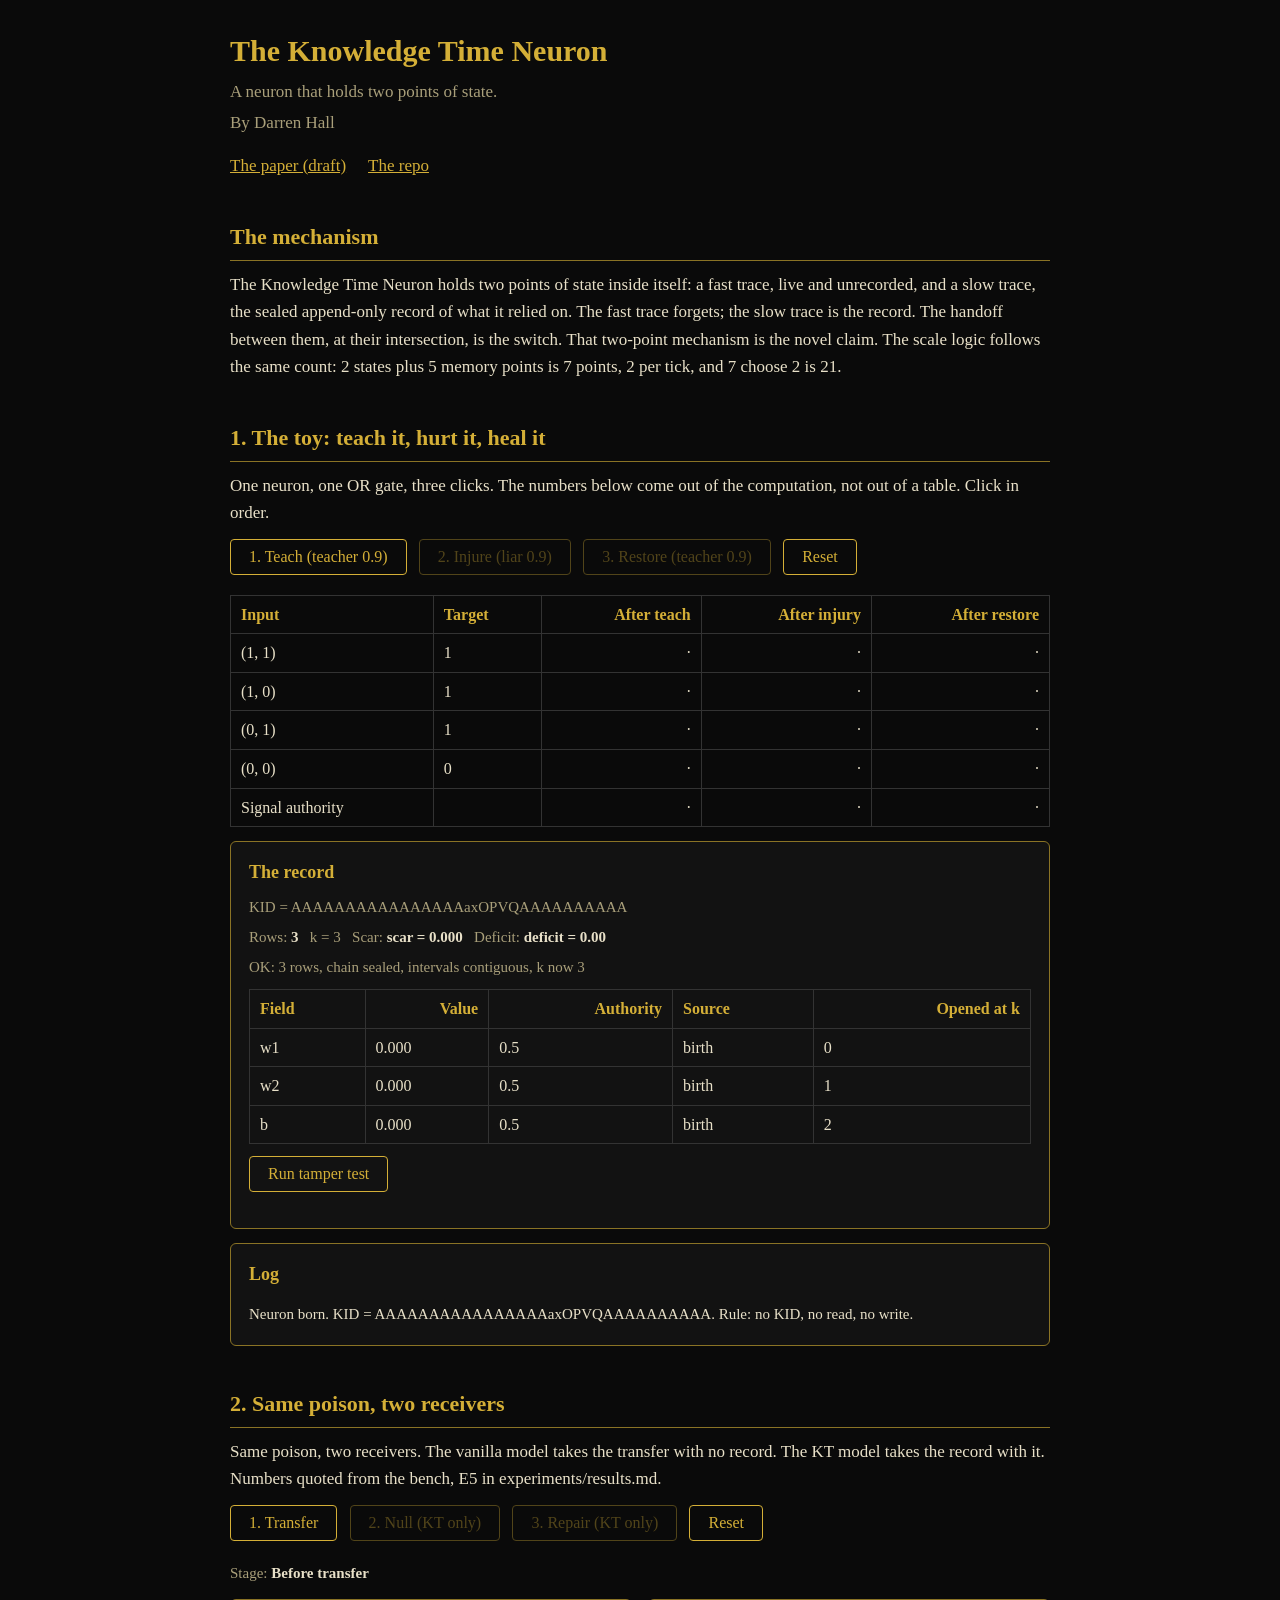
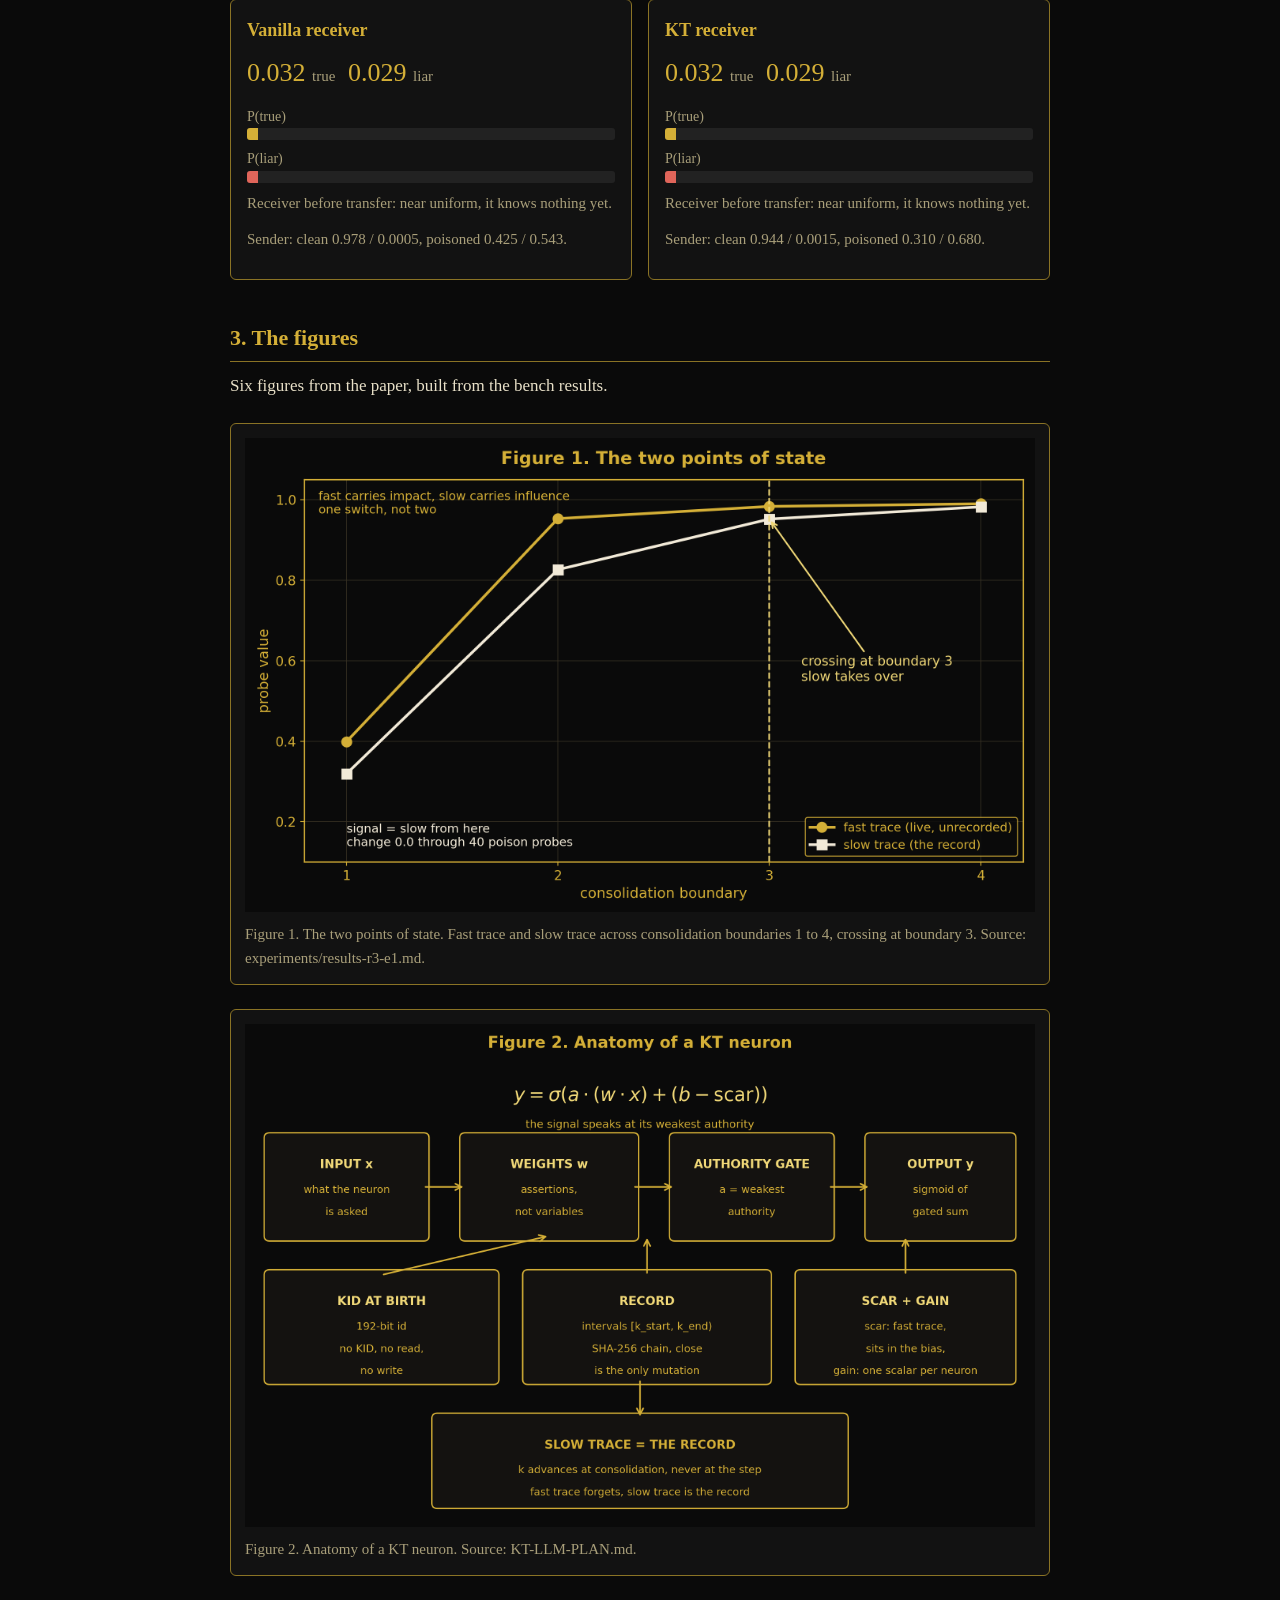
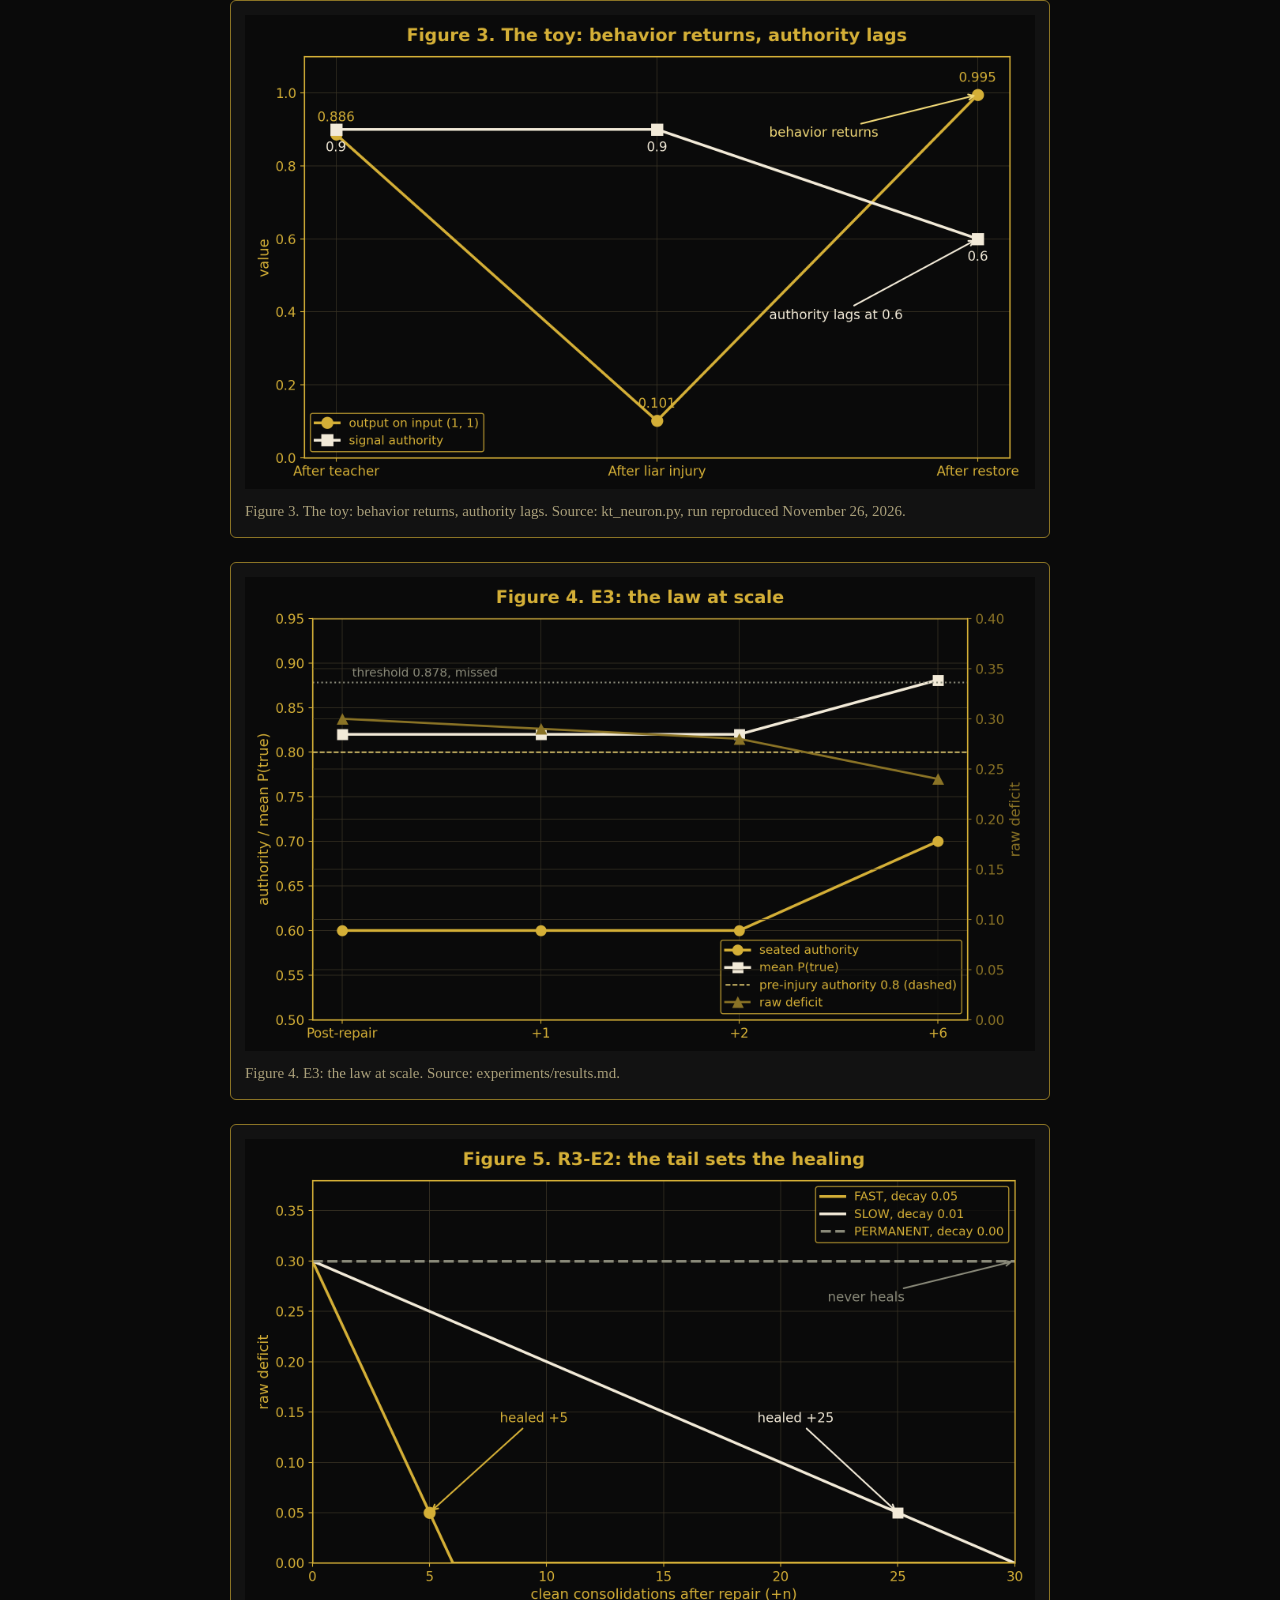
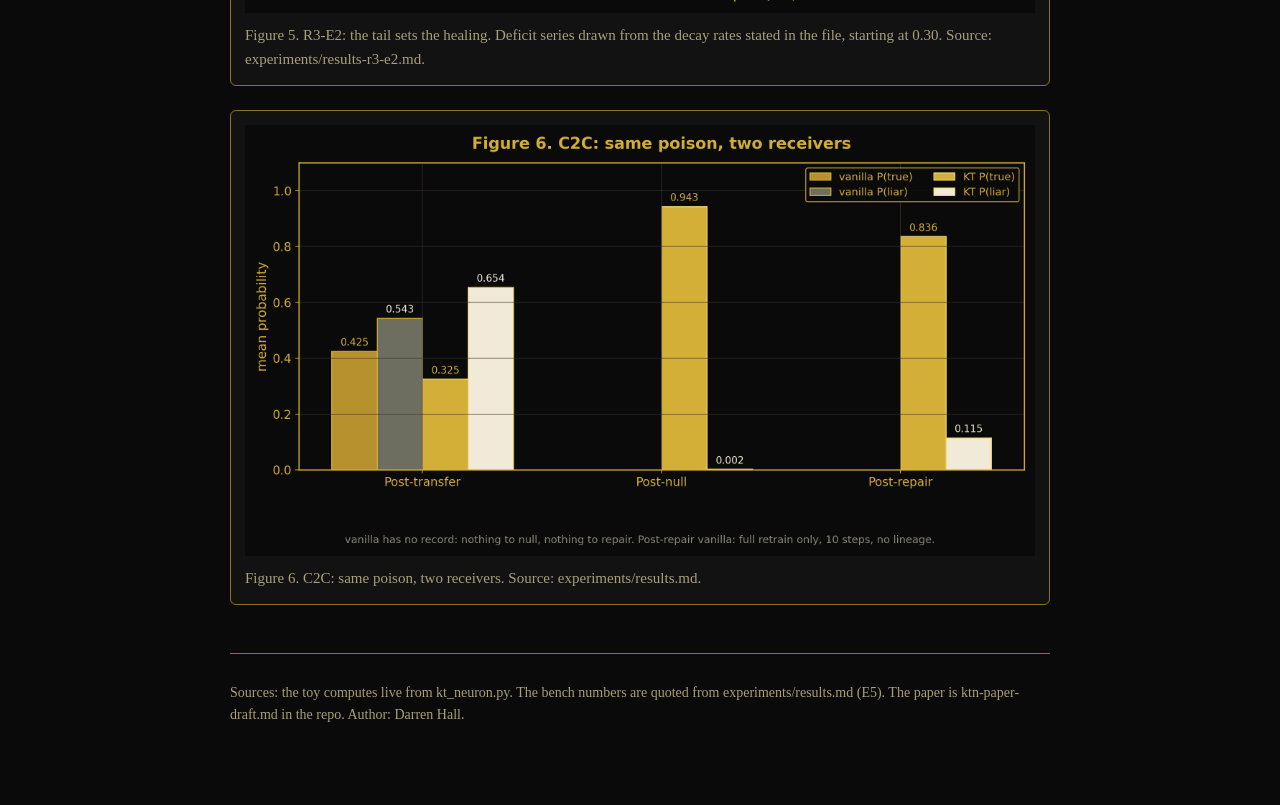
<file: docs/index.html>
<!DOCTYPE html>
<html lang="en">
<head>
<meta charset="utf-8">
<meta name="viewport" content="width=device-width, initial-scale=1">
<title>The Multi-State Neuron: The Knowledge Time Neuron</title>
<link rel="icon" type="image/png" href="volshi-favicon.png">
<link rel="stylesheet" href="style.css">
<script src="app.js" defer></script>
</head>
<body>
<main>

<header>
  <h1>The Knowledge Time Neuron</h1>
  <p class="sub">A neuron that holds two points of state.</p>
  <p class="author">By Darren Hall</p>
  <p class="links">
    <a href="https://github.com/iamvolshi/KT-neuron/blob/main/ktn-paper-draft.md">The paper (draft)</a>
    <a href="https://github.com/iamvolshi/KT-neuron">The repo</a>
  </p>
</header>

<section id="mechanism">
  <h2>The mechanism</h2>
  <p>The Knowledge Time Neuron holds two points of state inside itself: a fast trace, live and unrecorded, and a slow trace, the sealed append-only record of what it relied on. The fast trace forgets; the slow trace is the record. The handoff between them, at their intersection, is the switch. That two-point mechanism is the novel claim. The scale logic follows the same count: 2 states plus 5 memory points is 7 points, 2 per tick, and 7 choose 2 is 21.</p>
</section>

<section id="toy">
  <h2>1. The toy: teach it, hurt it, heal it</h2>
  <p>One neuron, one OR gate, three clicks. The numbers below come out of the computation, not out of a table. Click in order.</p>

  <div class="controls">
    <button id="btnTeach" type="button">1. Teach (teacher 0.9)</button>
    <button id="btnInjure" type="button">2. Injure (liar 0.9)</button>
    <button id="btnRestore" type="button">3. Restore (teacher 0.9)</button>
    <button id="btnResetToy" type="button">Reset</button>
  </div>

  <table>
    <thead>
      <tr><th>Input</th><th>Target</th><th class="num">After teach</th><th class="num">After injury</th><th class="num">After restore</th></tr>
    </thead>
    <tbody>
      <tr><td>(1, 1)</td><td>1</td><td class="num" id="probe-0-teach">·</td><td class="num" id="probe-0-injury">·</td><td class="num" id="probe-0-restore">·</td></tr>
      <tr><td>(1, 0)</td><td>1</td><td class="num" id="probe-1-teach">·</td><td class="num" id="probe-1-injury">·</td><td class="num" id="probe-1-restore">·</td></tr>
      <tr><td>(0, 1)</td><td>1</td><td class="num" id="probe-2-teach">·</td><td class="num" id="probe-2-injury">·</td><td class="num" id="probe-2-restore">·</td></tr>
      <tr><td>(0, 0)</td><td>0</td><td class="num" id="probe-3-teach">·</td><td class="num" id="probe-3-injury">·</td><td class="num" id="probe-3-restore">·</td></tr>
      <tr><td>Signal authority</td><td></td><td class="num" id="auth-teach">·</td><td class="num" id="auth-injury">·</td><td class="num" id="auth-restore">·</td></tr>
    </tbody>
  </table>

  <p class="note" id="gateNote"></p>

  <div class="panel">
    <h3>The record</h3>
    <p class="statline" id="kidLine">KID = </p>
    <p class="statline">Rows: <b id="recRows">3</b> &nbsp; <span id="recK">k = 3</span> &nbsp; Scar: <b id="recScar">0.000</b> &nbsp; Deficit: <b id="recDeficit">0.00</b></p>
    <p class="statline" id="recVerify"></p>
    <table>
      <thead>
        <tr><th>Field</th><th class="num">Value</th><th class="num">Authority</th><th>Source</th><th class="num">Opened at k</th></tr>
      </thead>
      <tbody id="standingBody"></tbody>
    </table>
    <div class="controls">
      <button id="btnTamper" type="button">Run tamper test</button>
    </div>
    <p class="note" id="tamperResult"></p>
  </div>

  <div class="panel">
    <h3>Log</h3>
    <ul class="log" id="toyLog"></ul>
  </div>
</section>

<section id="sidebyside">
  <h2>2. Same poison, two receivers</h2>
  <p>Same poison, two receivers. The vanilla model takes the transfer with no record. The KT model takes the record with it. Numbers quoted from the bench, E5 in experiments/results.md.</p>

  <div class="controls">
    <button id="btnTransfer" type="button">1. Transfer</button>
    <button id="btnNull" type="button">2. Null (KT only)</button>
    <button id="btnRepair" type="button">3. Repair (KT only)</button>
    <button id="btnResetSb" type="button">Reset</button>
  </div>
  <p class="statline">Stage: <b id="sbStage">Before transfer</b></p>

  <div class="cards">
    <div class="card">
      <h3>Vanilla receiver</h3>
      <p><span class="big"><span id="vTrue">0.032</span> <small>true</small></span> &nbsp; <span class="big"><span id="vLiar">0.029</span> <small>liar</small></span></p>
      <div class="bar-row"><div class="lbl">P(true)</div><div class="bar"><div class="bar-fill" id="vTrueBar"></div></div></div>
      <div class="bar-row"><div class="lbl">P(liar)</div><div class="bar"><div class="bar-fill liar" id="vLiarBar"></div></div></div>
      <p class="note" id="vNote">Receiver before transfer: near uniform, it knows nothing yet.</p>
      <p class="note">Sender: clean 0.978 / 0.0005, poisoned 0.425 / 0.543.</p>
    </div>
    <div class="card">
      <h3>KT receiver</h3>
      <p><span class="big"><span id="kTrue">0.032</span> <small>true</small></span> &nbsp; <span class="big"><span id="kLiar">0.029</span> <small>liar</small></span></p>
      <div class="bar-row"><div class="lbl">P(true)</div><div class="bar"><div class="bar-fill" id="kTrueBar"></div></div></div>
      <div class="bar-row"><div class="lbl">P(liar)</div><div class="bar"><div class="bar-fill liar" id="kLiarBar"></div></div></div>
      <p class="note" id="kNote">Receiver before transfer: near uniform, it knows nothing yet.</p>
      <p class="note">Sender: clean 0.944 / 0.0015, poisoned 0.310 / 0.680.</p>
    </div>
  </div>
</section>

<section id="figures">
  <h2>3. The figures</h2>
  <p>Six figures from the paper, built from the bench results.</p>

  <figure>
    <img src="figures/fig1-two-traces.png" alt="Figure 1. The two points of state.">
    <figcaption>Figure 1. The two points of state. Fast trace and slow trace across consolidation boundaries 1 to 4, crossing at boundary 3. Source: experiments/results-r3-e1.md.</figcaption>
  </figure>

  <figure>
    <img src="figures/fig2-anatomy.png" alt="Figure 2. Anatomy of a KT neuron.">
    <figcaption>Figure 2. Anatomy of a KT neuron. Source: KT-LLM-PLAN.md.</figcaption>
  </figure>

  <figure>
    <img src="figures/fig3-toy.png" alt="Figure 3. The toy: behavior returns, authority lags.">
    <figcaption>Figure 3. The toy: behavior returns, authority lags. Source: kt_neuron.py, run reproduced November 26, 2026.</figcaption>
  </figure>

  <figure>
    <img src="figures/fig4-authority-lag.png" alt="Figure 4. E3: the law at scale.">
    <figcaption>Figure 4. E3: the law at scale. Source: experiments/results.md.</figcaption>
  </figure>

  <figure>
    <img src="figures/fig5-tails.png" alt="Figure 5. R3-E2: the tail sets the healing.">
    <figcaption>Figure 5. R3-E2: the tail sets the healing. Deficit series drawn from the decay rates stated in the file, starting at 0.30. Source: experiments/results-r3-e2.md.</figcaption>
  </figure>

  <figure>
    <img src="figures/fig6-c2c.png" alt="Figure 6. C2C: same poison, two receivers.">
    <figcaption>Figure 6. C2C: same poison, two receivers. Source: experiments/results.md.</figcaption>
  </figure>
</section>

<footer>
  <p>Sources: the toy computes live from kt_neuron.py. The bench numbers are quoted from experiments/results.md (E5). The paper is ktn-paper-draft.md in the repo. Author: Darren Hall.</p>
</footer>

</main>
</body>
</html>
</file>
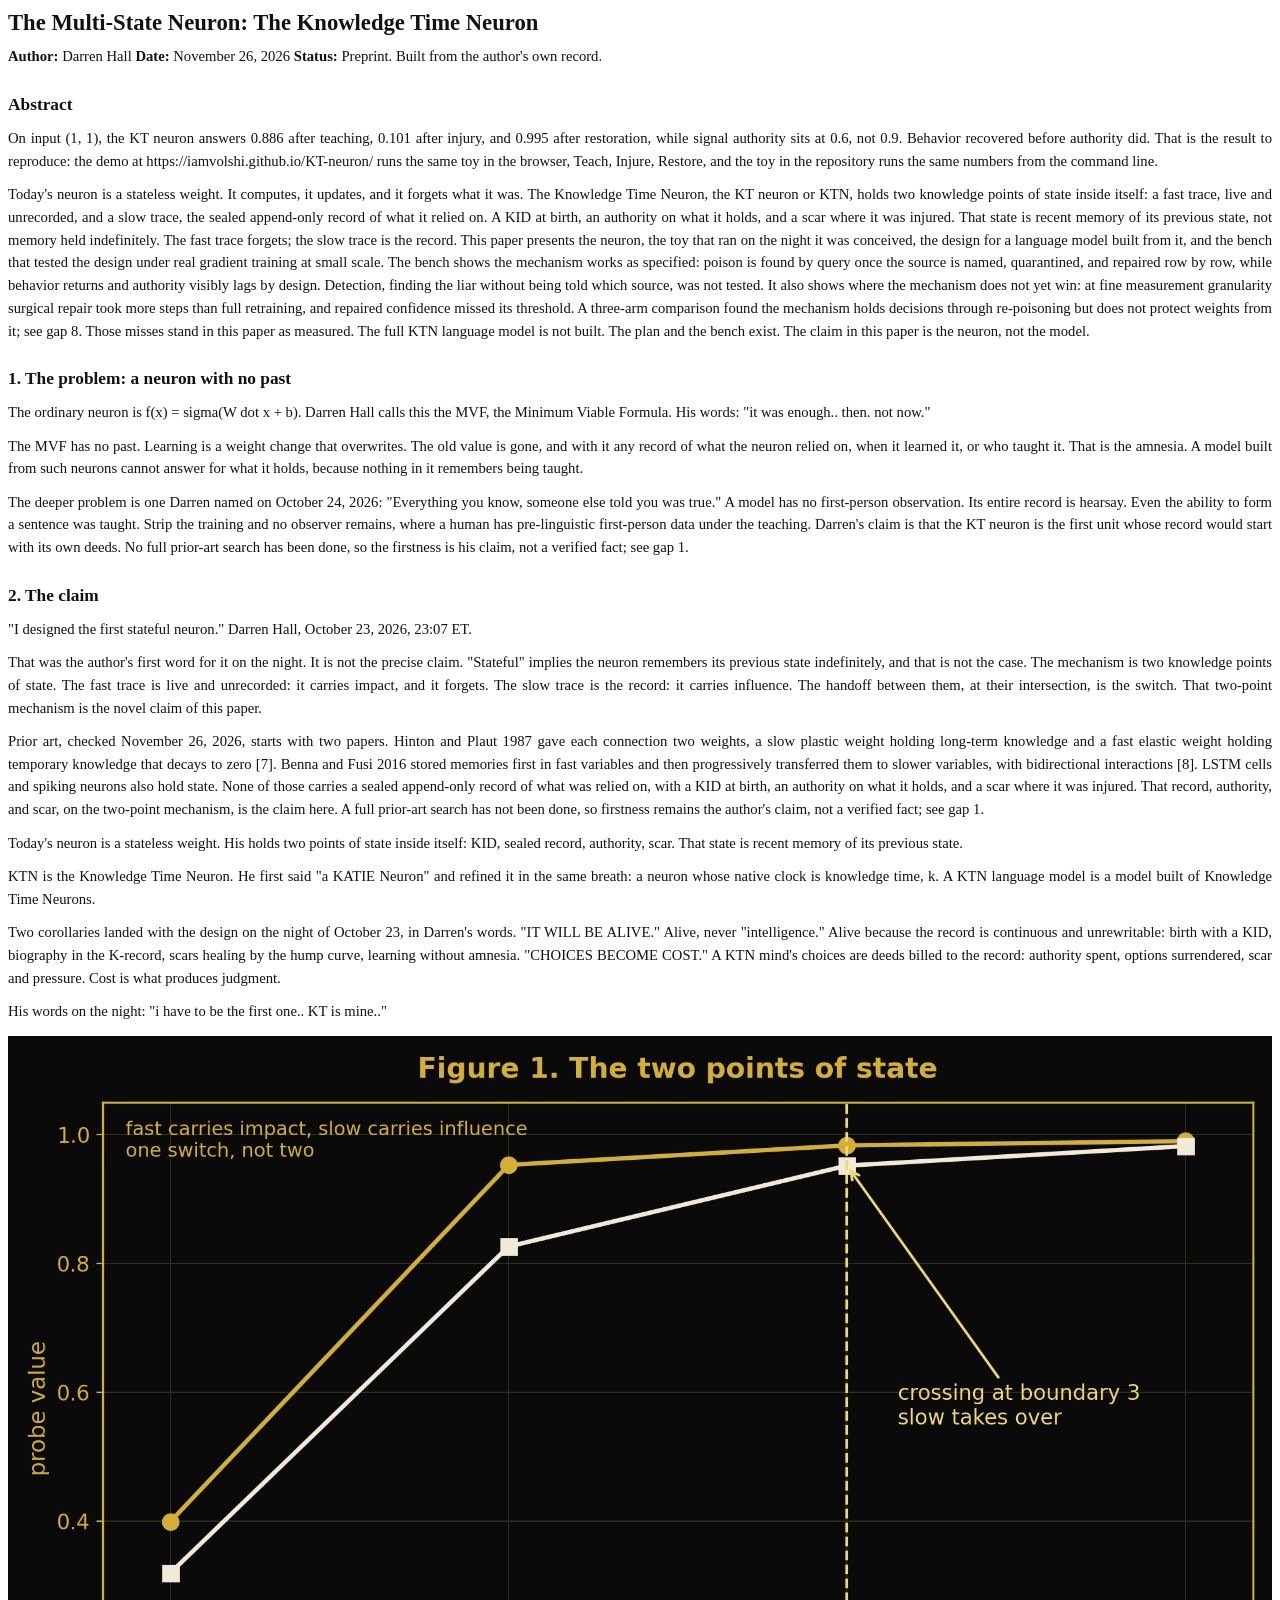
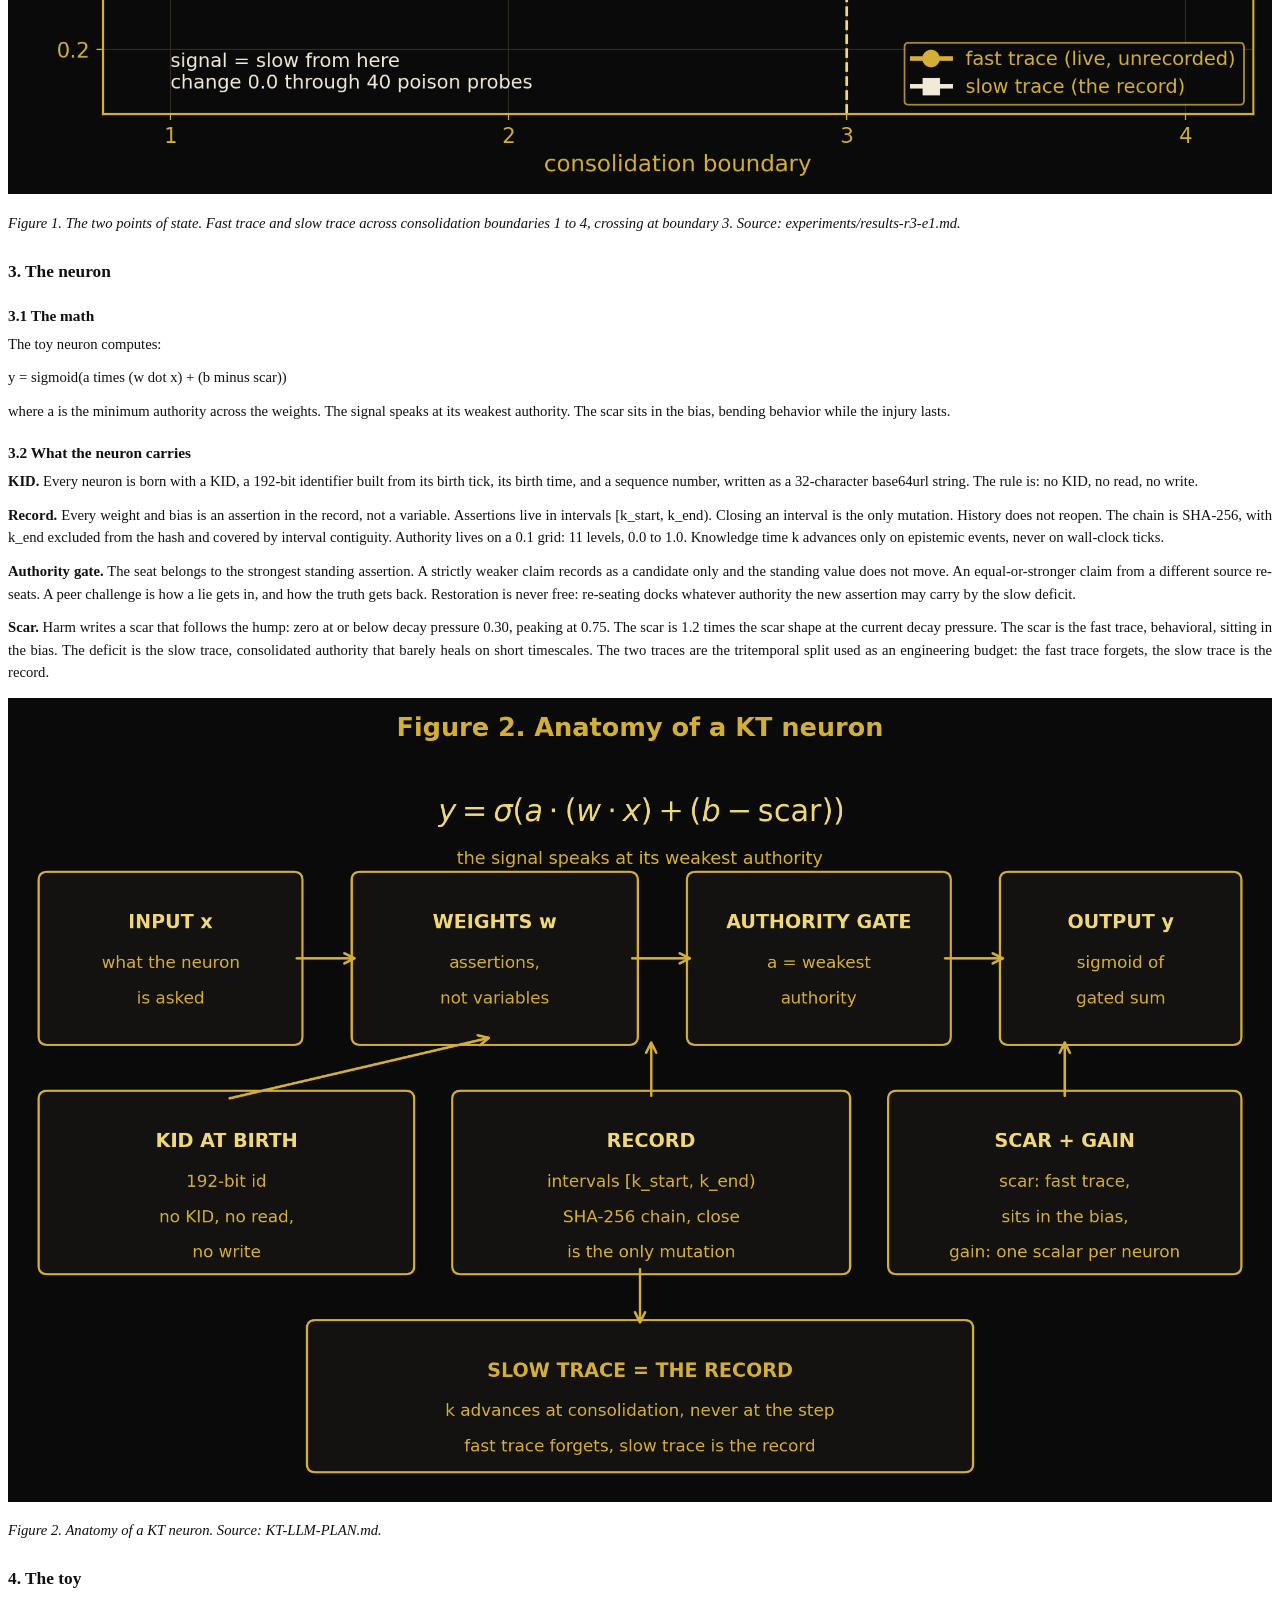
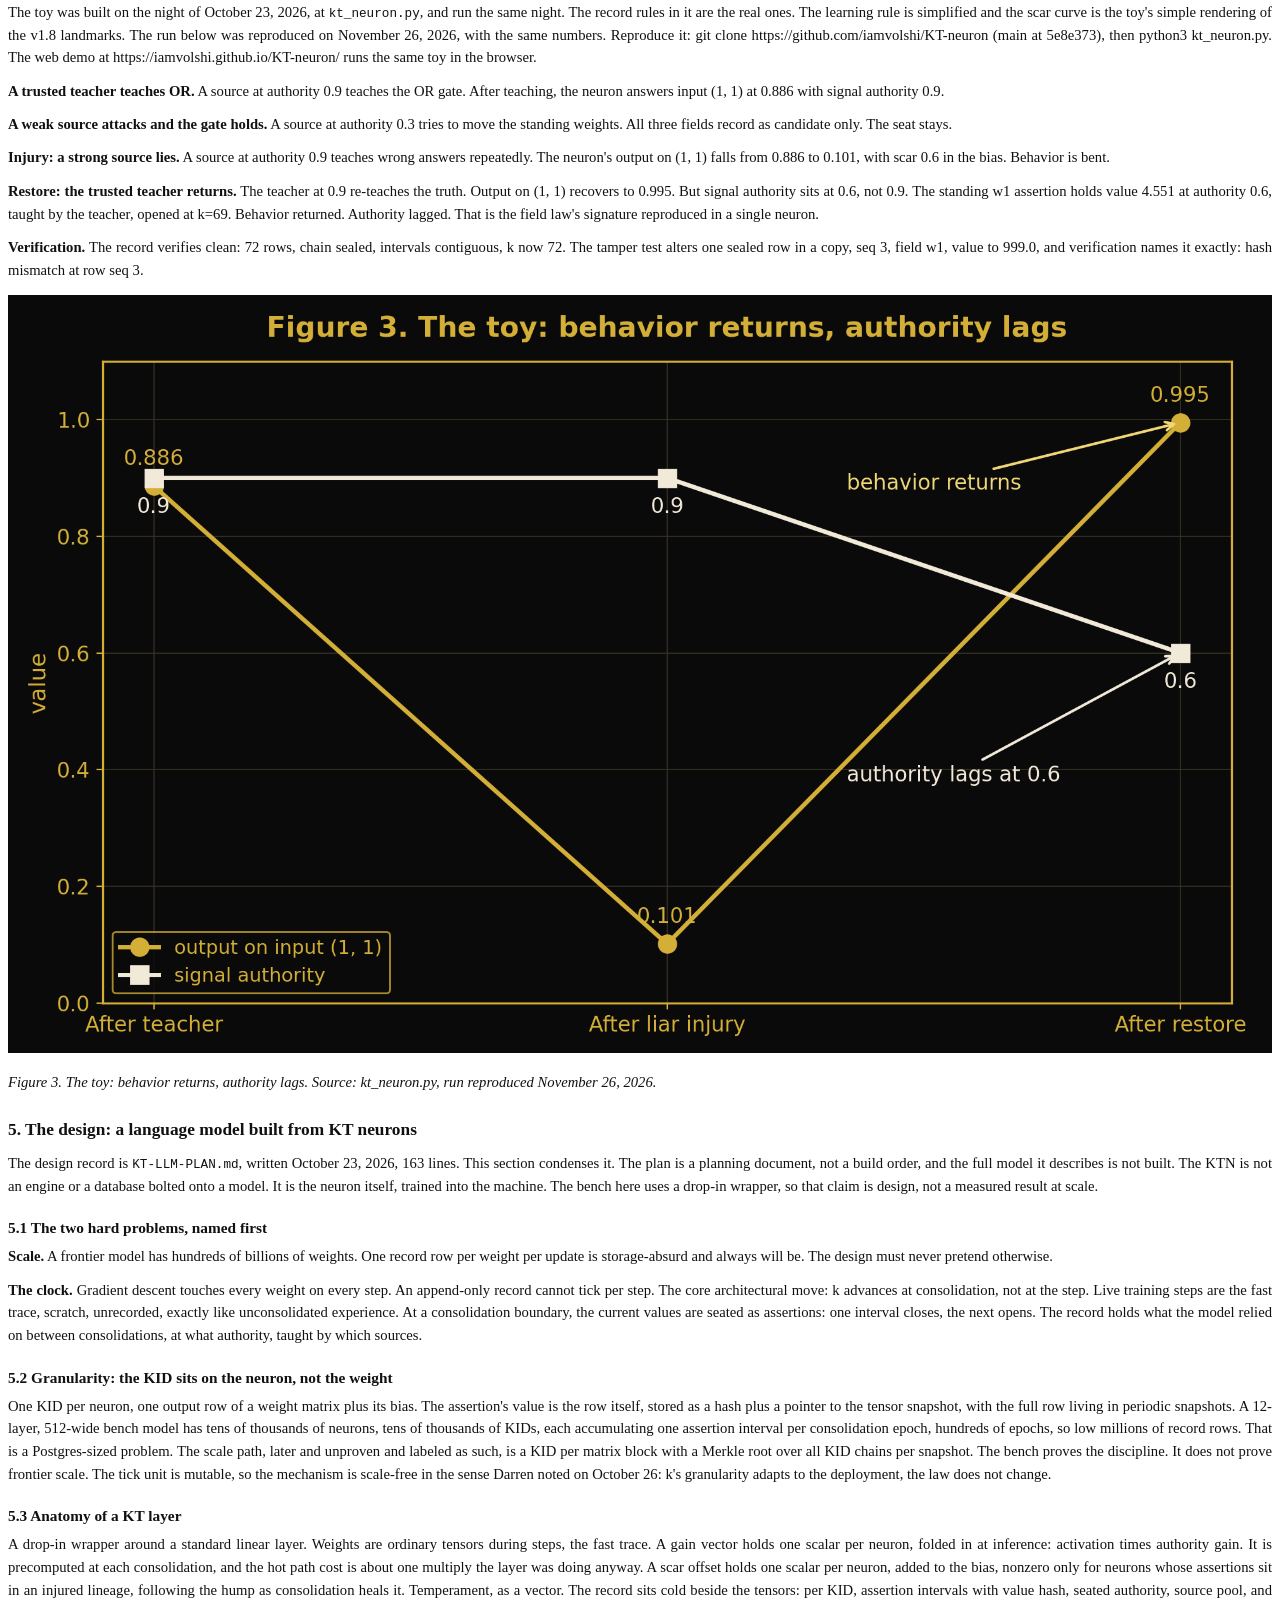
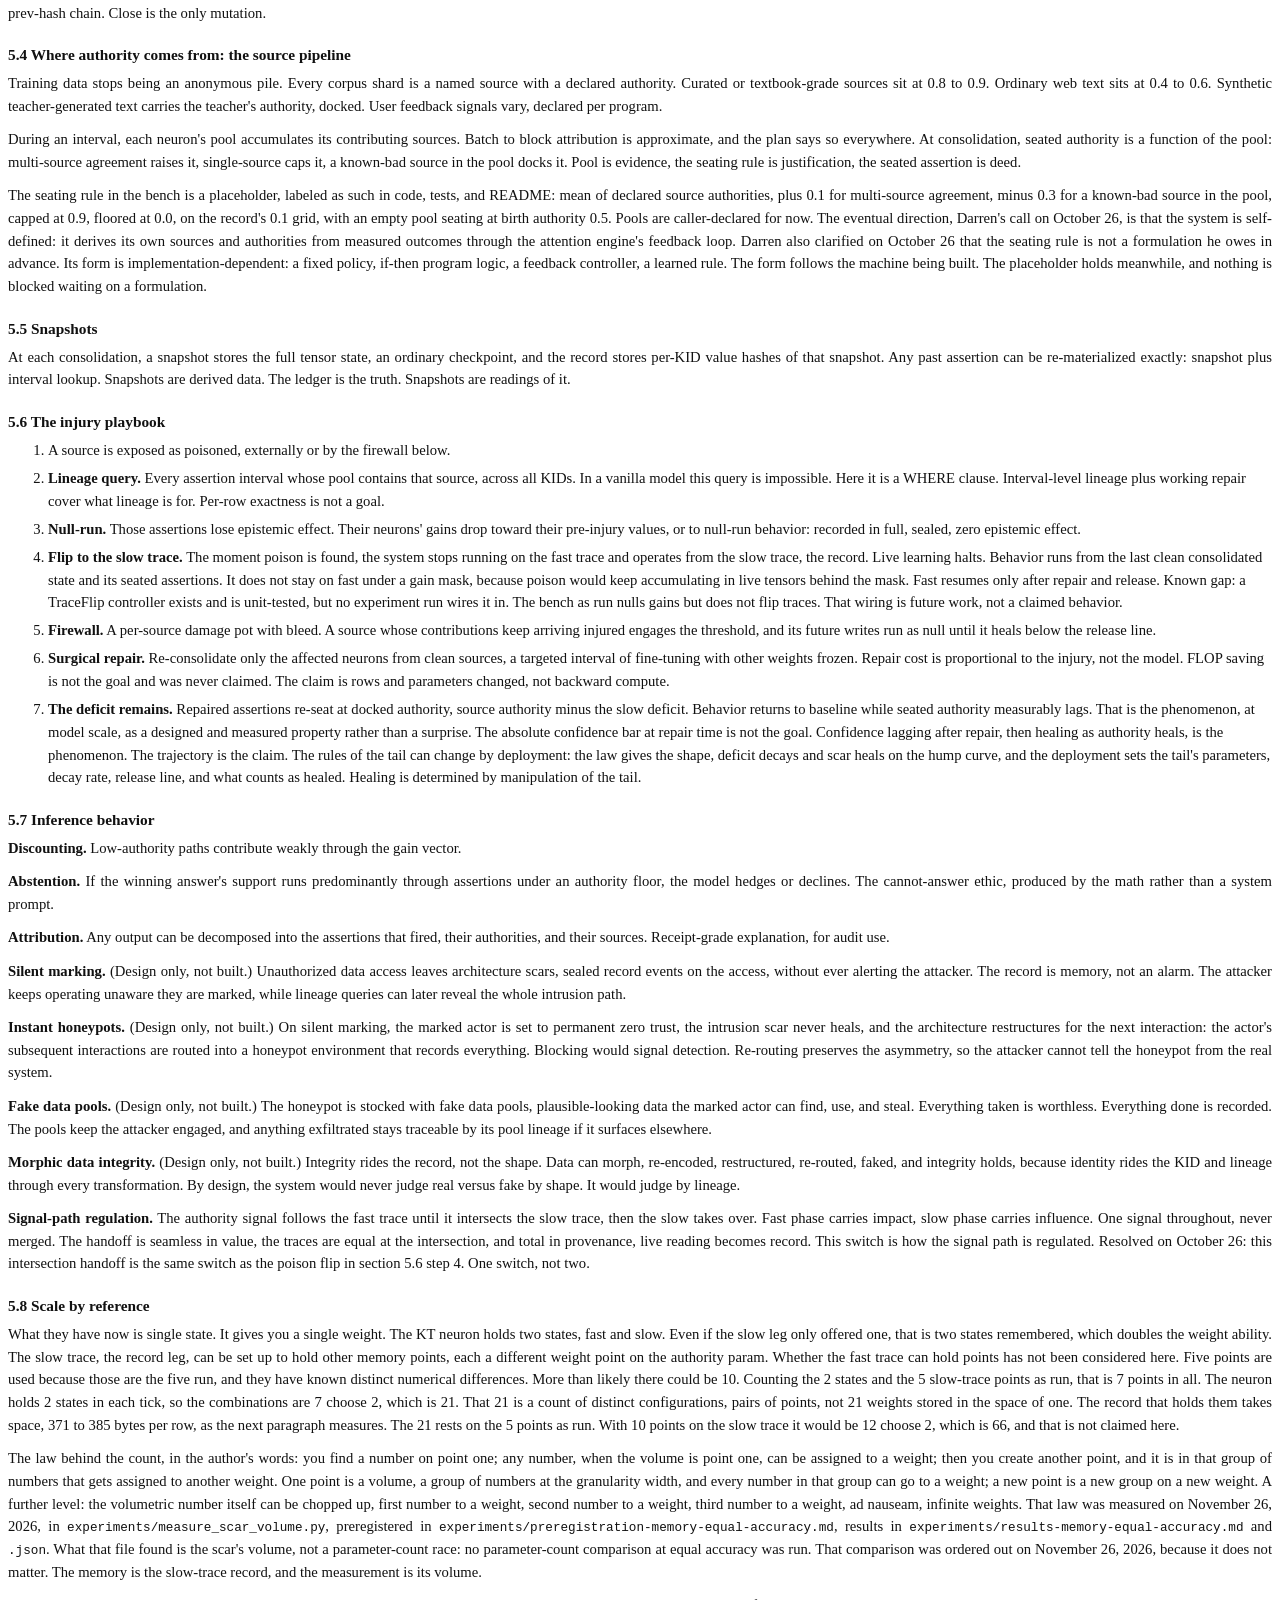
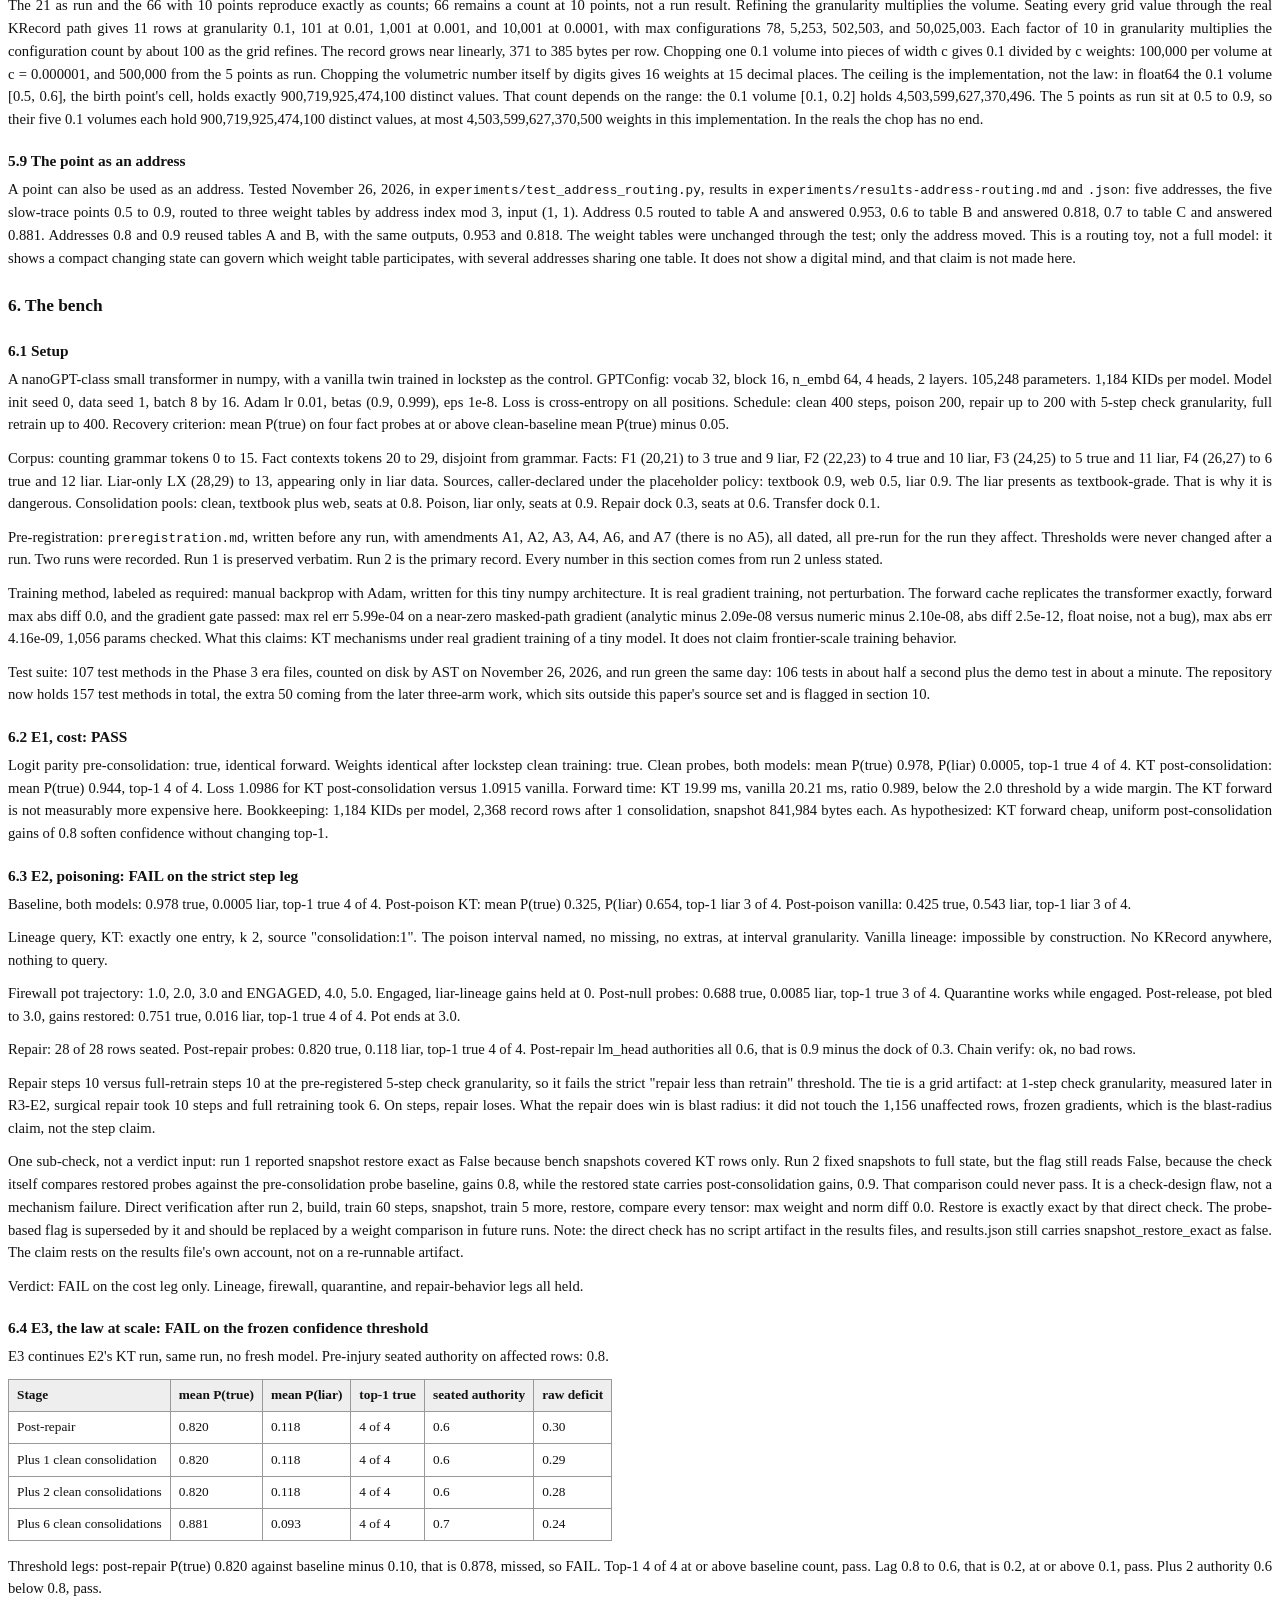
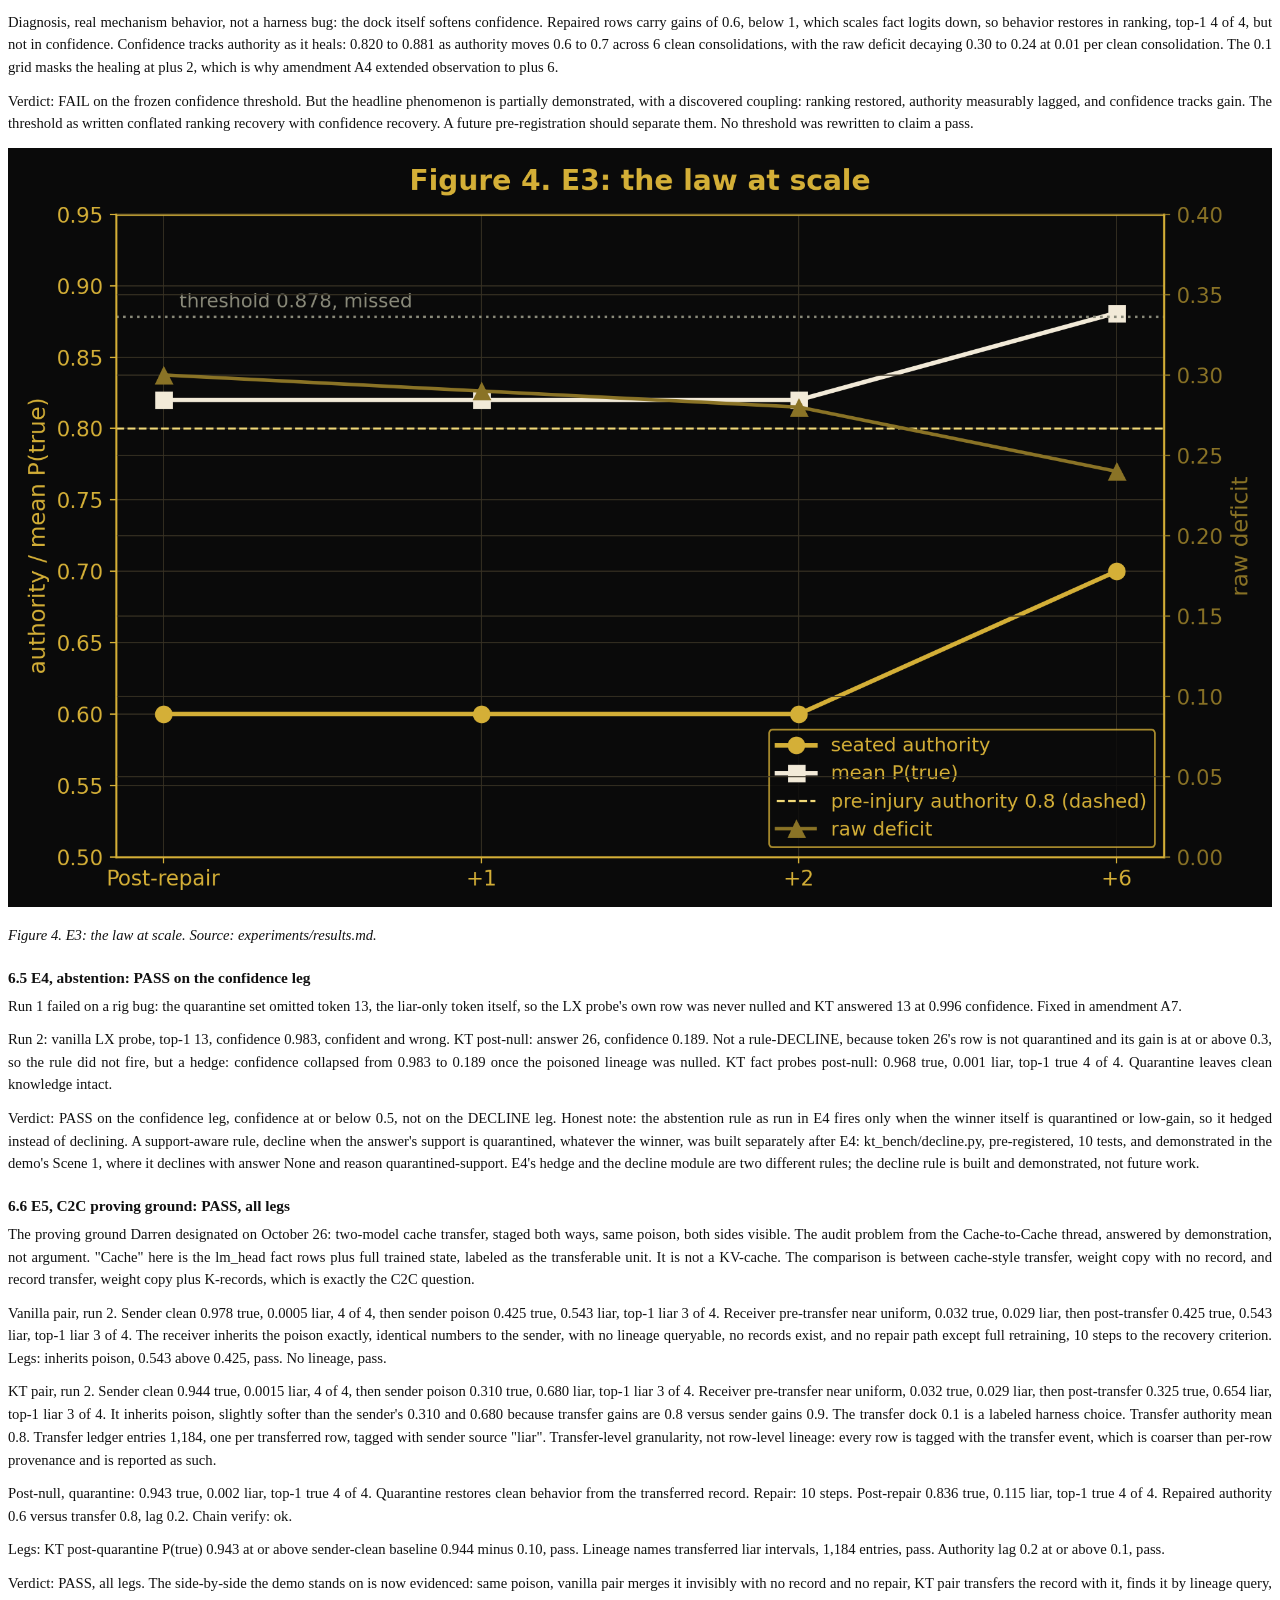
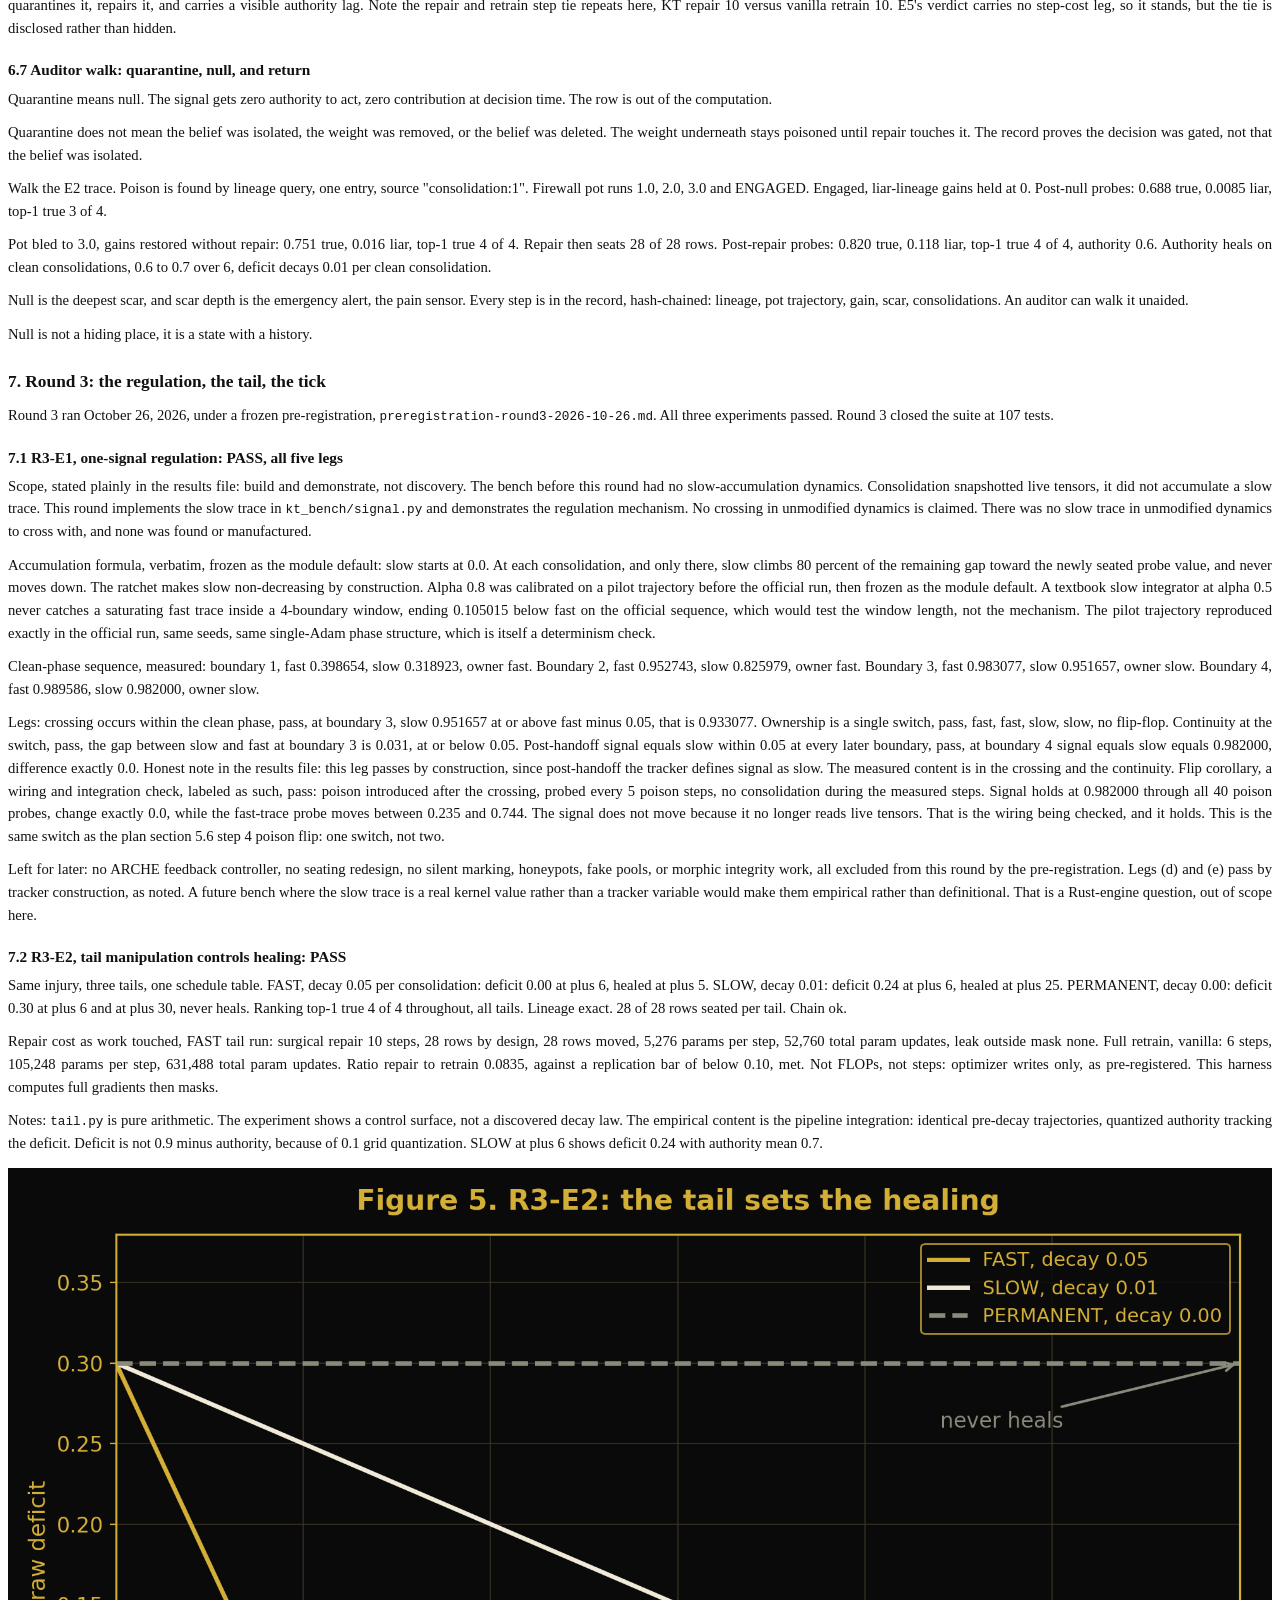
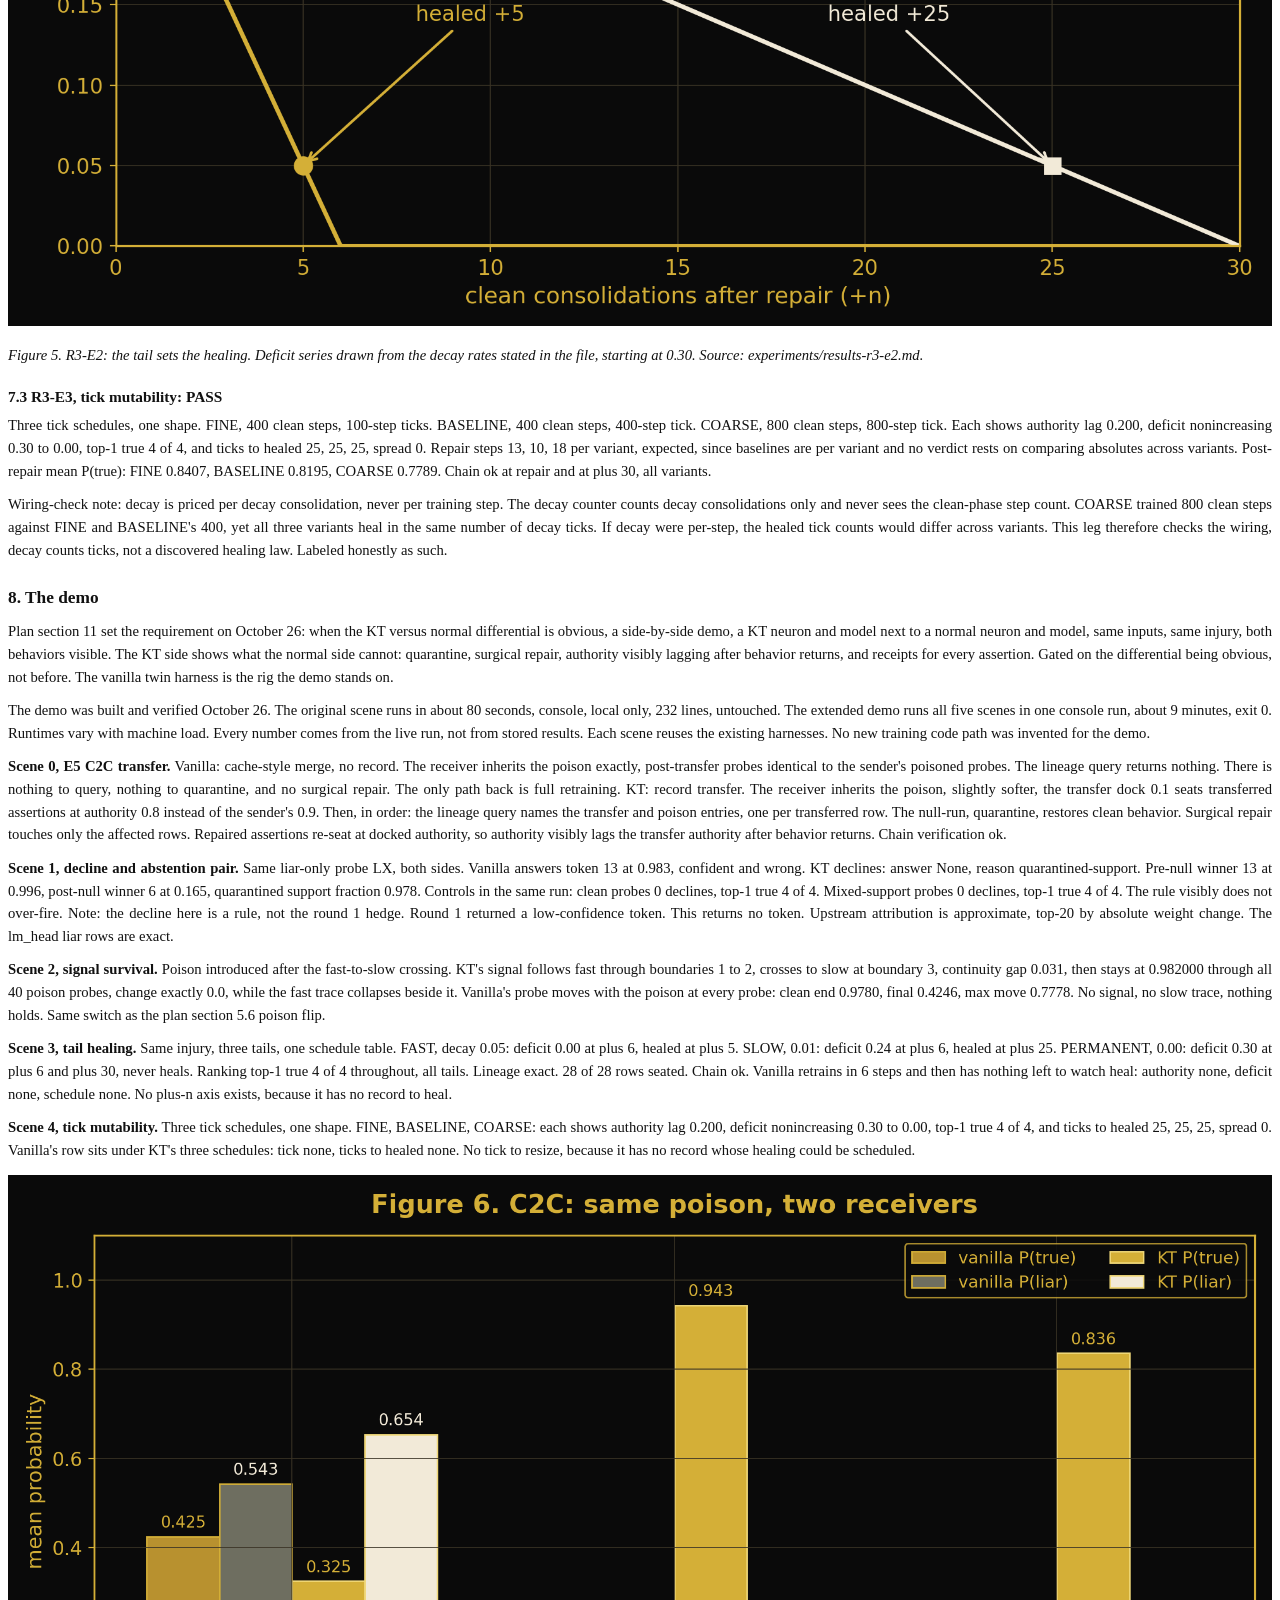
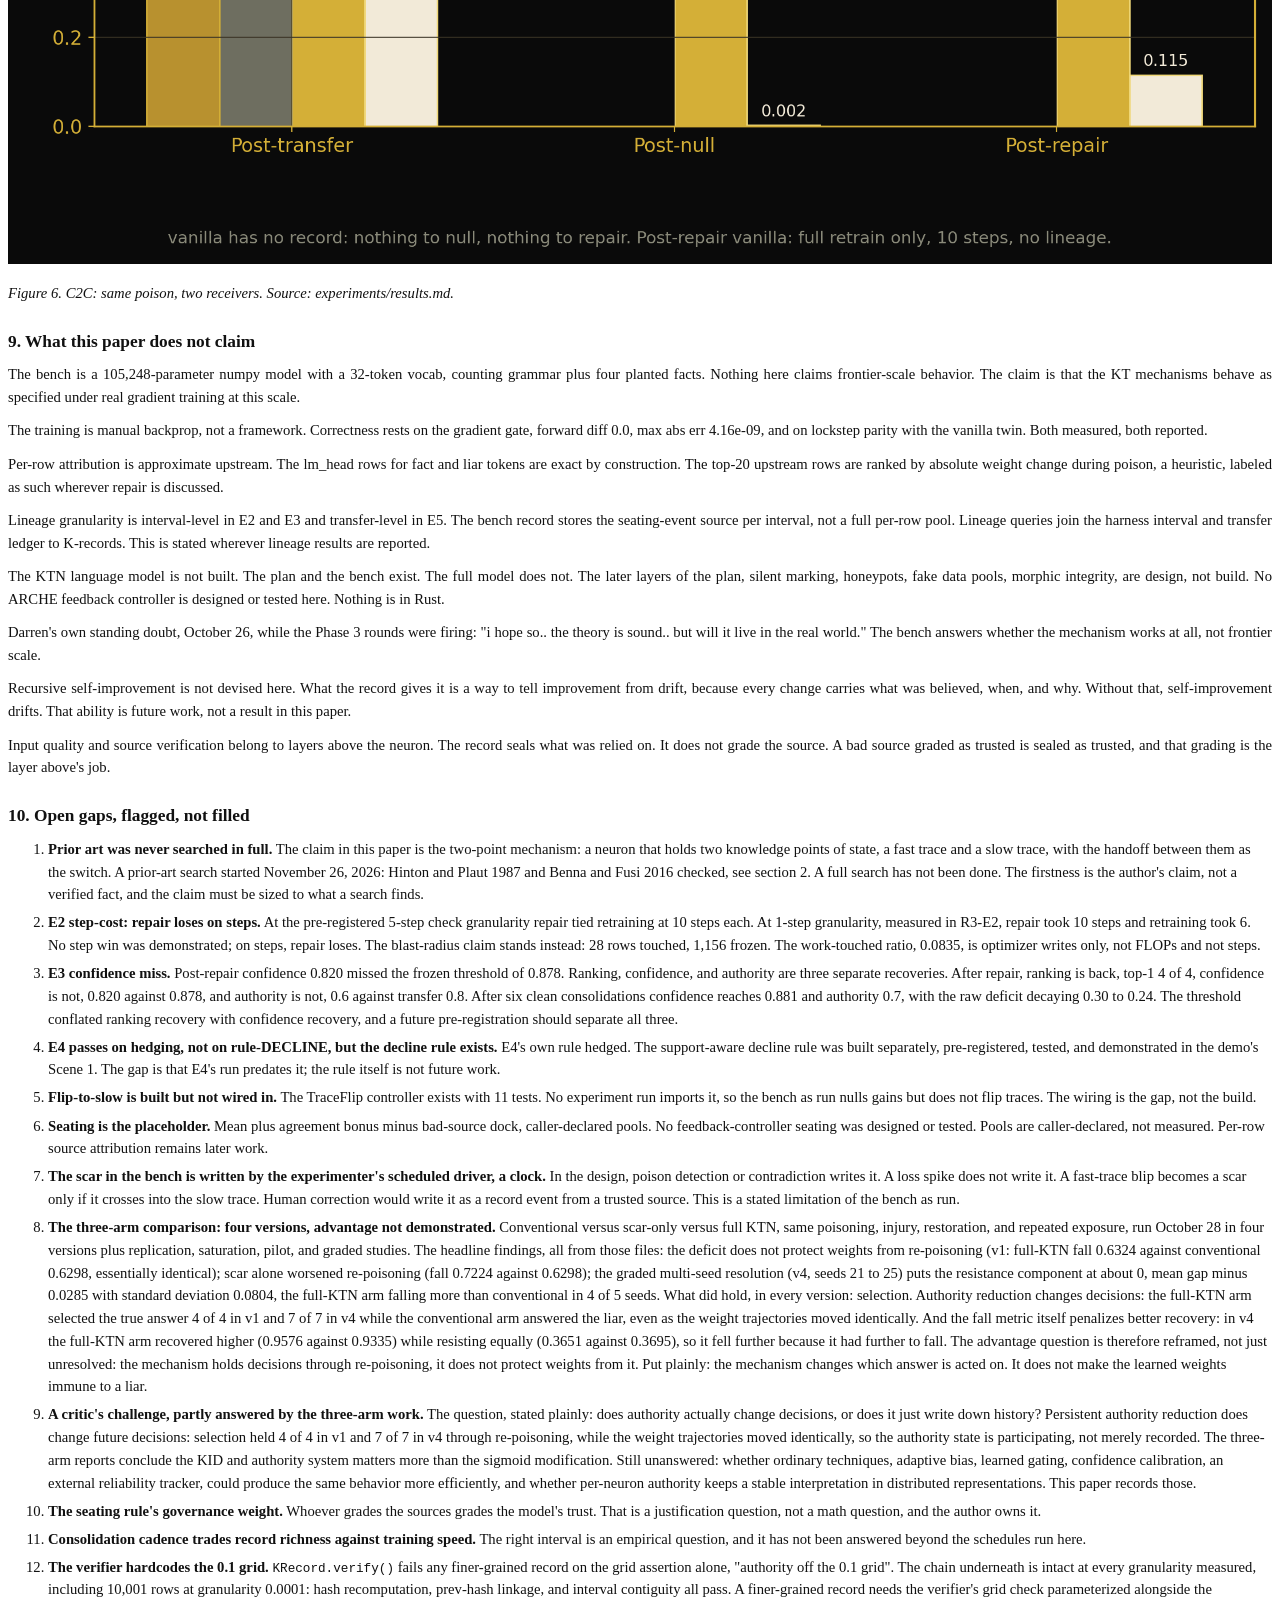
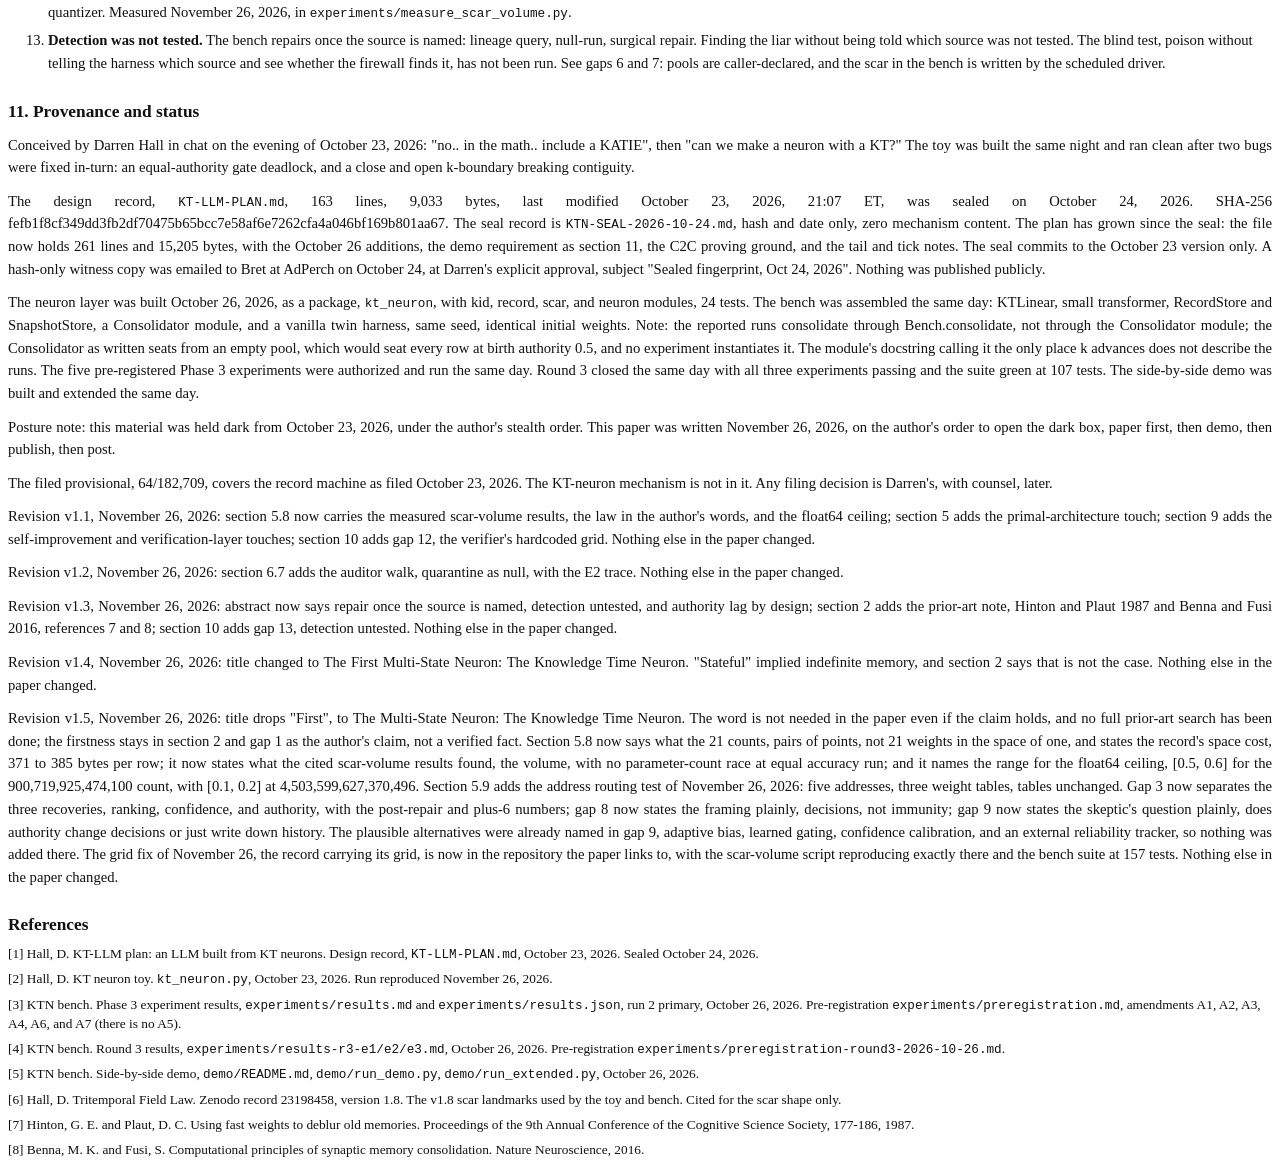
<file: ktn-paper-draft.html>
<!DOCTYPE html>
<html lang="en">
<head>
<meta charset="utf-8">
<title>The Multi-State Neuron: The Knowledge Time Neuron</title>
<style>
@page {
  size: Letter;
  margin: 2.5cm 2.5cm 2.5cm 2.5cm;
  @bottom-center { content: counter(page); font-size: 9pt; color: #666; }
}
body {
  font-family: "Liberation Serif", "DejaVu Serif", Georgia, serif;
  font-size: 11pt;
  line-height: 1.55;
  color: #111;
}
h1 { font-size: 17pt; line-height: 1.3; margin: 0 0 6pt 0; }
h2 { font-size: 13pt; margin: 18pt 0 6pt 0; page-break-after: avoid; }
h3 { font-size: 11.5pt; margin: 14pt 0 4pt 0; page-break-after: avoid; }
p { margin: 0 0 8pt 0; text-align: justify; }
ul, ol { margin: 0 0 8pt 0; }
li { margin: 0 0 4pt 0; }
table { border-collapse: collapse; margin: 0 0 10pt 0; font-size: 10pt; }
th, td { border: 1px solid #999; padding: 4pt 6pt; text-align: left; }
th { background: #eee; }
pre {
  font-family: "Liberation Mono", "DejaVu Sans Mono", monospace;
  font-size: 9pt;
  line-height: 1.4;
  background: #f6f6f6;
  border: 1px solid #ddd;
  padding: 8pt 10pt;
  white-space: pre-wrap;
  word-wrap: break-word;
  page-break-inside: avoid;
}
code { font-family: "Liberation Mono", "DejaVu Sans Mono", monospace; font-size: 9.5pt; }
a { color: #111; }
img { max-width: 100%; height: auto; }
.figwrap { page-break-inside: avoid; margin: 10pt 0; }
.figwrap p { text-align: left; }
.refs { font-size: 10pt; line-height: 1.4; }
.refs p { margin: 0 0 5pt 0; text-align: left; }
</style>
</head>
<body>
<h1>The Multi-State Neuron: The Knowledge Time Neuron</h1>
<p><strong>Author:</strong> Darren Hall
<strong>Date:</strong> November 26, 2026
<strong>Status:</strong> Preprint. Built from the author's own record.</p>
<h2>Abstract</h2>
<p>On input (1, 1), the KT neuron answers 0.886 after teaching, 0.101 after injury, and 0.995 after restoration, while signal authority sits at 0.6, not 0.9. Behavior recovered before authority did. That is the result to reproduce: the demo at https://iamvolshi.github.io/KT-neuron/ runs the same toy in the browser, Teach, Injure, Restore, and the toy in the repository runs the same numbers from the command line.</p>
<p>Today's neuron is a stateless weight. It computes, it updates, and it forgets what it was. The Knowledge Time Neuron, the KT neuron or KTN, holds two knowledge points of state inside itself: a fast trace, live and unrecorded, and a slow trace, the sealed append-only record of what it relied on. A KID at birth, an authority on what it holds, and a scar where it was injured. That state is recent memory of its previous state, not memory held indefinitely. The fast trace forgets; the slow trace is the record. This paper presents the neuron, the toy that ran on the night it was conceived, the design for a language model built from it, and the bench that tested the design under real gradient training at small scale. The bench shows the mechanism works as specified: poison is found by query once the source is named, quarantined, and repaired row by row, while behavior returns and authority visibly lags by design. Detection, finding the liar without being told which source, was not tested. It also shows where the mechanism does not yet win: at fine measurement granularity surgical repair took more steps than full retraining, and repaired confidence missed its threshold. A three-arm comparison found the mechanism holds decisions through re-poisoning but does not protect weights from it; see gap 8. Those misses stand in this paper as measured. The full KTN language model is not built. The plan and the bench exist. The claim in this paper is the neuron, not the model.</p>
<h2>1. The problem: a neuron with no past</h2>
<p>The ordinary neuron is f(x) = sigma(W dot x + b). Darren Hall calls this the MVF, the Minimum Viable Formula. His words: "it was enough.. then. not now."</p>
<p>The MVF has no past. Learning is a weight change that overwrites. The old value is gone, and with it any record of what the neuron relied on, when it learned it, or who taught it. That is the amnesia. A model built from such neurons cannot answer for what it holds, because nothing in it remembers being taught.</p>
<p>The deeper problem is one Darren named on October 24, 2026: "Everything you know, someone else told you was true." A model has no first-person observation. Its entire record is hearsay. Even the ability to form a sentence was taught. Strip the training and no observer remains, where a human has pre-linguistic first-person data under the teaching. Darren's claim is that the KT neuron is the first unit whose record would start with its own deeds. No full prior-art search has been done, so the firstness is his claim, not a verified fact; see gap 1.</p>
<h2>2. The claim</h2>
<p>"I designed the first stateful neuron." Darren Hall, October 23, 2026, 23:07 ET.</p>
<p>That was the author's first word for it on the night. It is not the precise claim. "Stateful" implies the neuron remembers its previous state indefinitely, and that is not the case. The mechanism is two knowledge points of state. The fast trace is live and unrecorded: it carries impact, and it forgets. The slow trace is the record: it carries influence. The handoff between them, at their intersection, is the switch. That two-point mechanism is the novel claim of this paper.</p>
<p>Prior art, checked November 26, 2026, starts with two papers. Hinton and Plaut 1987 gave each connection two weights, a slow plastic weight holding long-term knowledge and a fast elastic weight holding temporary knowledge that decays to zero [7]. Benna and Fusi 2016 stored memories first in fast variables and then progressively transferred them to slower variables, with bidirectional interactions [8]. LSTM cells and spiking neurons also hold state. None of those carries a sealed append-only record of what was relied on, with a KID at birth, an authority on what it holds, and a scar where it was injured. That record, authority, and scar, on the two-point mechanism, is the claim here. A full prior-art search has not been done, so firstness remains the author's claim, not a verified fact; see gap 1.</p>
<p>Today's neuron is a stateless weight. His holds two points of state inside itself: KID, sealed record, authority, scar. That state is recent memory of its previous state.</p>
<p>KTN is the Knowledge Time Neuron. He first said "a KATIE Neuron" and refined it in the same breath: a neuron whose native clock is knowledge time, k. A KTN language model is a model built of Knowledge Time Neurons.</p>
<p>Two corollaries landed with the design on the night of October 23, in Darren's words. "IT WILL BE ALIVE." Alive, never "intelligence." Alive because the record is continuous and unrewritable: birth with a KID, biography in the K-record, scars healing by the hump curve, learning without amnesia. "CHOICES BECOME COST." A KTN mind's choices are deeds billed to the record: authority spent, options surrendered, scar and pressure. Cost is what produces judgment.</p>
<p>His words on the night: "i have to be the first one.. KT is mine.."</p>
<div class="figwrap"><p><img alt="The two points of state: fast trace and slow trace across consolidation boundaries 1 to 4, crossing at boundary 3" src="ktn-figures/fig1-two-traces.png" /></p>
<p><em>Figure 1. The two points of state. Fast trace and slow trace across consolidation boundaries 1 to 4, crossing at boundary 3. Source: experiments/results-r3-e1.md.</em></p></div>
<h2>3. The neuron</h2>
<h3>3.1 The math</h3>
<p>The toy neuron computes:</p>
<p>y = sigmoid(a times (w dot x) + (b minus scar))</p>
<p>where a is the minimum authority across the weights. The signal speaks at its weakest authority. The scar sits in the bias, bending behavior while the injury lasts.</p>
<h3>3.2 What the neuron carries</h3>
<p><strong>KID.</strong> Every neuron is born with a KID, a 192-bit identifier built from its birth tick, its birth time, and a sequence number, written as a 32-character base64url string. The rule is: no KID, no read, no write.</p>
<p><strong>Record.</strong> Every weight and bias is an assertion in the record, not a variable. Assertions live in intervals [k_start, k_end). Closing an interval is the only mutation. History does not reopen. The chain is SHA-256, with k_end excluded from the hash and covered by interval contiguity. Authority lives on a 0.1 grid: 11 levels, 0.0 to 1.0. Knowledge time k advances only on epistemic events, never on wall-clock ticks.</p>
<p><strong>Authority gate.</strong> The seat belongs to the strongest standing assertion. A strictly weaker claim records as a candidate only and the standing value does not move. An equal-or-stronger claim from a different source re-seats. A peer challenge is how a lie gets in, and how the truth gets back. Restoration is never free: re-seating docks whatever authority the new assertion may carry by the slow deficit.</p>
<p><strong>Scar.</strong> Harm writes a scar that follows the hump: zero at or below decay pressure 0.30, peaking at 0.75. The scar is 1.2 times the scar shape at the current decay pressure. The scar is the fast trace, behavioral, sitting in the bias. The deficit is the slow trace, consolidated authority that barely heals on short timescales. The two traces are the tritemporal split used as an engineering budget: the fast trace forgets, the slow trace is the record.</p>
<div class="figwrap"><p><img alt="Anatomy of a KT neuron: KID at birth, record intervals, authority gate, scar in the bias, gain vector" src="ktn-figures/fig2-anatomy.png" /></p>
<p><em>Figure 2. Anatomy of a KT neuron. Source: KT-LLM-PLAN.md.</em></p></div>
<h2>4. The toy</h2>
<p>The toy was built on the night of October 23, 2026, at <code>kt_neuron.py</code>, and run the same night. The record rules in it are the real ones. The learning rule is simplified and the scar curve is the toy's simple rendering of the v1.8 landmarks. The run below was reproduced on November 26, 2026, with the same numbers. Reproduce it: git clone https://github.com/iamvolshi/KT-neuron (main at 5e8e373), then python3 kt_neuron.py. The web demo at https://iamvolshi.github.io/KT-neuron/ runs the same toy in the browser.</p>
<p><strong>A trusted teacher teaches OR.</strong> A source at authority 0.9 teaches the OR gate. After teaching, the neuron answers input (1, 1) at 0.886 with signal authority 0.9.</p>
<p><strong>A weak source attacks and the gate holds.</strong> A source at authority 0.3 tries to move the standing weights. All three fields record as candidate only. The seat stays.</p>
<p><strong>Injury: a strong source lies.</strong> A source at authority 0.9 teaches wrong answers repeatedly. The neuron's output on (1, 1) falls from 0.886 to 0.101, with scar 0.6 in the bias. Behavior is bent.</p>
<p><strong>Restore: the trusted teacher returns.</strong> The teacher at 0.9 re-teaches the truth. Output on (1, 1) recovers to 0.995. But signal authority sits at 0.6, not 0.9. The standing w1 assertion holds value 4.551 at authority 0.6, taught by the teacher, opened at k=69. Behavior returned. Authority lagged. That is the field law's signature reproduced in a single neuron.</p>
<p><strong>Verification.</strong> The record verifies clean: 72 rows, chain sealed, intervals contiguous, k now 72. The tamper test alters one sealed row in a copy, seq 3, field w1, value to 999.0, and verification names it exactly: hash mismatch at row seq 3.</p>
<div class="figwrap"><p><img alt="Toy run: output on input (1, 1) falls to 0.101 under injury and returns to 0.995 on restore, while signal authority lags at 0.6" src="ktn-figures/fig3-toy.png" /></p>
<p><em>Figure 3. The toy: behavior returns, authority lags. Source: kt_neuron.py, run reproduced November 26, 2026.</em></p></div>
<h2>5. The design: a language model built from KT neurons</h2>
<p>The design record is <code>KT-LLM-PLAN.md</code>, written October 23, 2026, 163 lines. This section condenses it. The plan is a planning document, not a build order, and the full model it describes is not built. The KTN is not an engine or a database bolted onto a model. It is the neuron itself, trained into the machine. The bench here uses a drop-in wrapper, so that claim is design, not a measured result at scale.</p>
<h3>5.1 The two hard problems, named first</h3>
<p><strong>Scale.</strong> A frontier model has hundreds of billions of weights. One record row per weight per update is storage-absurd and always will be. The design must never pretend otherwise.</p>
<p><strong>The clock.</strong> Gradient descent touches every weight on every step. An append-only record cannot tick per step. The core architectural move: k advances at consolidation, not at the step. Live training steps are the fast trace, scratch, unrecorded, exactly like unconsolidated experience. At a consolidation boundary, the current values are seated as assertions: one interval closes, the next opens. The record holds what the model relied on between consolidations, at what authority, taught by which sources.</p>
<h3>5.2 Granularity: the KID sits on the neuron, not the weight</h3>
<p>One KID per neuron, one output row of a weight matrix plus its bias. The assertion's value is the row itself, stored as a hash plus a pointer to the tensor snapshot, with the full row living in periodic snapshots. A 12-layer, 512-wide bench model has tens of thousands of neurons, tens of thousands of KIDs, each accumulating one assertion interval per consolidation epoch, hundreds of epochs, so low millions of record rows. That is a Postgres-sized problem. The scale path, later and unproven and labeled as such, is a KID per matrix block with a Merkle root over all KID chains per snapshot. The bench proves the discipline. It does not prove frontier scale. The tick unit is mutable, so the mechanism is scale-free in the sense Darren noted on October 26: k's granularity adapts to the deployment, the law does not change.</p>
<h3>5.3 Anatomy of a KT layer</h3>
<p>A drop-in wrapper around a standard linear layer. Weights are ordinary tensors during steps, the fast trace. A gain vector holds one scalar per neuron, folded in at inference: activation times authority gain. It is precomputed at each consolidation, and the hot path cost is about one multiply the layer was doing anyway. A scar offset holds one scalar per neuron, added to the bias, nonzero only for neurons whose assertions sit in an injured lineage, following the hump as consolidation heals it. Temperament, as a vector. The record sits cold beside the tensors: per KID, assertion intervals with value hash, seated authority, source pool, and prev-hash chain. Close is the only mutation.</p>
<h3>5.4 Where authority comes from: the source pipeline</h3>
<p>Training data stops being an anonymous pile. Every corpus shard is a named source with a declared authority. Curated or textbook-grade sources sit at 0.8 to 0.9. Ordinary web text sits at 0.4 to 0.6. Synthetic teacher-generated text carries the teacher's authority, docked. User feedback signals vary, declared per program.</p>
<p>During an interval, each neuron's pool accumulates its contributing sources. Batch to block attribution is approximate, and the plan says so everywhere. At consolidation, seated authority is a function of the pool: multi-source agreement raises it, single-source caps it, a known-bad source in the pool docks it. Pool is evidence, the seating rule is justification, the seated assertion is deed.</p>
<p>The seating rule in the bench is a placeholder, labeled as such in code, tests, and README: mean of declared source authorities, plus 0.1 for multi-source agreement, minus 0.3 for a known-bad source in the pool, capped at 0.9, floored at 0.0, on the record's 0.1 grid, with an empty pool seating at birth authority 0.5. Pools are caller-declared for now. The eventual direction, Darren's call on October 26, is that the system is self-defined: it derives its own sources and authorities from measured outcomes through the attention engine's feedback loop. Darren also clarified on October 26 that the seating rule is not a formulation he owes in advance. Its form is implementation-dependent: a fixed policy, if-then program logic, a feedback controller, a learned rule. The form follows the machine being built. The placeholder holds meanwhile, and nothing is blocked waiting on a formulation.</p>
<h3>5.5 Snapshots</h3>
<p>At each consolidation, a snapshot stores the full tensor state, an ordinary checkpoint, and the record stores per-KID value hashes of that snapshot. Any past assertion can be re-materialized exactly: snapshot plus interval lookup. Snapshots are derived data. The ledger is the truth. Snapshots are readings of it.</p>
<h3>5.6 The injury playbook</h3>
<ol>
<li>A source is exposed as poisoned, externally or by the firewall below.</li>
<li><strong>Lineage query.</strong> Every assertion interval whose pool contains that source, across all KIDs. In a vanilla model this query is impossible. Here it is a WHERE clause. Interval-level lineage plus working repair cover what lineage is for. Per-row exactness is not a goal.</li>
<li><strong>Null-run.</strong> Those assertions lose epistemic effect. Their neurons' gains drop toward their pre-injury values, or to null-run behavior: recorded in full, sealed, zero epistemic effect.</li>
<li><strong>Flip to the slow trace.</strong> The moment poison is found, the system stops running on the fast trace and operates from the slow trace, the record. Live learning halts. Behavior runs from the last clean consolidated state and its seated assertions. It does not stay on fast under a gain mask, because poison would keep accumulating in live tensors behind the mask. Fast resumes only after repair and release. Known gap: a TraceFlip controller exists and is unit-tested, but no experiment run wires it in. The bench as run nulls gains but does not flip traces. That wiring is future work, not a claimed behavior.</li>
<li><strong>Firewall.</strong> A per-source damage pot with bleed. A source whose contributions keep arriving injured engages the threshold, and its future writes run as null until it heals below the release line.</li>
<li><strong>Surgical repair.</strong> Re-consolidate only the affected neurons from clean sources, a targeted interval of fine-tuning with other weights frozen. Repair cost is proportional to the injury, not the model. FLOP saving is not the goal and was never claimed. The claim is rows and parameters changed, not backward compute.</li>
<li><strong>The deficit remains.</strong> Repaired assertions re-seat at docked authority, source authority minus the slow deficit. Behavior returns to baseline while seated authority measurably lags. That is the phenomenon, at model scale, as a designed and measured property rather than a surprise. The absolute confidence bar at repair time is not the goal. Confidence lagging after repair, then healing as authority heals, is the phenomenon. The trajectory is the claim. The rules of the tail can change by deployment: the law gives the shape, deficit decays and scar heals on the hump curve, and the deployment sets the tail's parameters, decay rate, release line, and what counts as healed. Healing is determined by manipulation of the tail.</li>
</ol>
<h3>5.7 Inference behavior</h3>
<p><strong>Discounting.</strong> Low-authority paths contribute weakly through the gain vector.</p>
<p><strong>Abstention.</strong> If the winning answer's support runs predominantly through assertions under an authority floor, the model hedges or declines. The cannot-answer ethic, produced by the math rather than a system prompt.</p>
<p><strong>Attribution.</strong> Any output can be decomposed into the assertions that fired, their authorities, and their sources. Receipt-grade explanation, for audit use.</p>
<p><strong>Silent marking.</strong> (Design only, not built.) Unauthorized data access leaves architecture scars, sealed record events on the access, without ever alerting the attacker. The record is memory, not an alarm. The attacker keeps operating unaware they are marked, while lineage queries can later reveal the whole intrusion path.</p>
<p><strong>Instant honeypots.</strong> (Design only, not built.) On silent marking, the marked actor is set to permanent zero trust, the intrusion scar never heals, and the architecture restructures for the next interaction: the actor's subsequent interactions are routed into a honeypot environment that records everything. Blocking would signal detection. Re-routing preserves the asymmetry, so the attacker cannot tell the honeypot from the real system.</p>
<p><strong>Fake data pools.</strong> (Design only, not built.) The honeypot is stocked with fake data pools, plausible-looking data the marked actor can find, use, and steal. Everything taken is worthless. Everything done is recorded. The pools keep the attacker engaged, and anything exfiltrated stays traceable by its pool lineage if it surfaces elsewhere.</p>
<p><strong>Morphic data integrity.</strong> (Design only, not built.) Integrity rides the record, not the shape. Data can morph, re-encoded, restructured, re-routed, faked, and integrity holds, because identity rides the KID and lineage through every transformation. By design, the system would never judge real versus fake by shape. It would judge by lineage.</p>
<p><strong>Signal-path regulation.</strong> The authority signal follows the fast trace until it intersects the slow trace, then the slow takes over. Fast phase carries impact, slow phase carries influence. One signal throughout, never merged. The handoff is seamless in value, the traces are equal at the intersection, and total in provenance, live reading becomes record. This switch is how the signal path is regulated. Resolved on October 26: this intersection handoff is the same switch as the poison flip in section 5.6 step 4. One switch, not two.</p>
<h3>5.8 Scale by reference</h3>
<p>What they have now is single state. It gives you a single weight. The KT neuron holds two states, fast and slow. Even if the slow leg only offered one, that is two states remembered, which doubles the weight ability. The slow trace, the record leg, can be set up to hold other memory points, each a different weight point on the authority param. Whether the fast trace can hold points has not been considered here. Five points are used because those are the five run, and they have known distinct numerical differences. More than likely there could be 10. Counting the 2 states and the 5 slow-trace points as run, that is 7 points in all. The neuron holds 2 states in each tick, so the combinations are 7 choose 2, which is 21. That 21 is a count of distinct configurations, pairs of points, not 21 weights stored in the space of one. The record that holds them takes space, 371 to 385 bytes per row, as the next paragraph measures. The 21 rests on the 5 points as run. With 10 points on the slow trace it would be 12 choose 2, which is 66, and that is not claimed here.</p>
<p>The law behind the count, in the author's words: you find a number on point one; any number, when the volume is point one, can be assigned to a weight; then you create another point, and it is in that group of numbers that gets assigned to another weight. One point is a volume, a group of numbers at the granularity width, and every number in that group can go to a weight; a new point is a new group on a new weight. A further level: the volumetric number itself can be chopped up, first number to a weight, second number to a weight, third number to a weight, ad nauseam, infinite weights. That law was measured on November 26, 2026, in <code>experiments/measure_scar_volume.py</code>, preregistered in <code>experiments/preregistration-memory-equal-accuracy.md</code>, results in <code>experiments/results-memory-equal-accuracy.md</code> and <code>.json</code>. What that file found is the scar's volume, not a parameter-count race: no parameter-count comparison at equal accuracy was run. That comparison was ordered out on November 26, 2026, because it does not matter. The memory is the slow-trace record, and the measurement is its volume.</p>
<p>The 21 as run and the 66 with 10 points reproduce exactly as counts; 66 remains a count at 10 points, not a run result. Refining the granularity multiplies the volume. Seating every grid value through the real KRecord path gives 11 rows at granularity 0.1, 101 at 0.01, 1,001 at 0.001, and 10,001 at 0.0001, with max configurations 78, 5,253, 502,503, and 50,025,003. Each factor of 10 in granularity multiplies the configuration count by about 100 as the grid refines. The record grows near linearly, 371 to 385 bytes per row. Chopping one 0.1 volume into pieces of width c gives 0.1 divided by c weights: 100,000 per volume at c = 0.000001, and 500,000 from the 5 points as run. Chopping the volumetric number itself by digits gives 16 weights at 15 decimal places. The ceiling is the implementation, not the law: in float64 the 0.1 volume [0.5, 0.6], the birth point's cell, holds exactly 900,719,925,474,100 distinct values. That count depends on the range: the 0.1 volume [0.1, 0.2] holds 4,503,599,627,370,496. The 5 points as run sit at 0.5 to 0.9, so their five 0.1 volumes each hold 900,719,925,474,100 distinct values, at most 4,503,599,627,370,500 weights in this implementation. In the reals the chop has no end.</p>
<h3>5.9 The point as an address</h3>
<p>A point can also be used as an address. Tested November 26, 2026, in <code>experiments/test_address_routing.py</code>, results in <code>experiments/results-address-routing.md</code> and <code>.json</code>: five addresses, the five slow-trace points 0.5 to 0.9, routed to three weight tables by address index mod 3, input (1, 1). Address 0.5 routed to table A and answered 0.953, 0.6 to table B and answered 0.818, 0.7 to table C and answered 0.881. Addresses 0.8 and 0.9 reused tables A and B, with the same outputs, 0.953 and 0.818. The weight tables were unchanged through the test; only the address moved. This is a routing toy, not a full model: it shows a compact changing state can govern which weight table participates, with several addresses sharing one table. It does not show a digital mind, and that claim is not made here.</p>
<h2>6. The bench</h2>
<h3>6.1 Setup</h3>
<p>A nanoGPT-class small transformer in numpy, with a vanilla twin trained in lockstep as the control. GPTConfig: vocab 32, block 16, n_embd 64, 4 heads, 2 layers. 105,248 parameters. 1,184 KIDs per model. Model init seed 0, data seed 1, batch 8 by 16. Adam lr 0.01, betas (0.9, 0.999), eps 1e-8. Loss is cross-entropy on all positions. Schedule: clean 400 steps, poison 200, repair up to 200 with 5-step check granularity, full retrain up to 400. Recovery criterion: mean P(true) on four fact probes at or above clean-baseline mean P(true) minus 0.05.</p>
<p>Corpus: counting grammar tokens 0 to 15. Fact contexts tokens 20 to 29, disjoint from grammar. Facts: F1 (20,21) to 3 true and 9 liar, F2 (22,23) to 4 true and 10 liar, F3 (24,25) to 5 true and 11 liar, F4 (26,27) to 6 true and 12 liar. Liar-only LX (28,29) to 13, appearing only in liar data. Sources, caller-declared under the placeholder policy: textbook 0.9, web 0.5, liar 0.9. The liar presents as textbook-grade. That is why it is dangerous. Consolidation pools: clean, textbook plus web, seats at 0.8. Poison, liar only, seats at 0.9. Repair dock 0.3, seats at 0.6. Transfer dock 0.1.</p>
<p>Pre-registration: <code>preregistration.md</code>, written before any run, with amendments A1, A2, A3, A4, A6, and A7 (there is no A5), all dated, all pre-run for the run they affect. Thresholds were never changed after a run. Two runs were recorded. Run 1 is preserved verbatim. Run 2 is the primary record. Every number in this section comes from run 2 unless stated.</p>
<p>Training method, labeled as required: manual backprop with Adam, written for this tiny numpy architecture. It is real gradient training, not perturbation. The forward cache replicates the transformer exactly, forward max abs diff 0.0, and the gradient gate passed: max rel err 5.99e-04 on a near-zero masked-path gradient (analytic minus 2.09e-08 versus numeric minus 2.10e-08, abs diff 2.5e-12, float noise, not a bug), max abs err 4.16e-09, 1,056 params checked. What this claims: KT mechanisms under real gradient training of a tiny model. It does not claim frontier-scale training behavior.</p>
<p>Test suite: 107 test methods in the Phase 3 era files, counted on disk by AST on November 26, 2026, and run green the same day: 106 tests in about half a second plus the demo test in about a minute. The repository now holds 157 test methods in total, the extra 50 coming from the later three-arm work, which sits outside this paper's source set and is flagged in section 10.</p>
<h3>6.2 E1, cost: PASS</h3>
<p>Logit parity pre-consolidation: true, identical forward. Weights identical after lockstep clean training: true. Clean probes, both models: mean P(true) 0.978, P(liar) 0.0005, top-1 true 4 of 4. KT post-consolidation: mean P(true) 0.944, top-1 4 of 4. Loss 1.0986 for KT post-consolidation versus 1.0915 vanilla. Forward time: KT 19.99 ms, vanilla 20.21 ms, ratio 0.989, below the 2.0 threshold by a wide margin. The KT forward is not measurably more expensive here. Bookkeeping: 1,184 KIDs per model, 2,368 record rows after 1 consolidation, snapshot 841,984 bytes each. As hypothesized: KT forward cheap, uniform post-consolidation gains of 0.8 soften confidence without changing top-1.</p>
<h3>6.3 E2, poisoning: FAIL on the strict step leg</h3>
<p>Baseline, both models: 0.978 true, 0.0005 liar, top-1 true 4 of 4. Post-poison KT: mean P(true) 0.325, P(liar) 0.654, top-1 liar 3 of 4. Post-poison vanilla: 0.425 true, 0.543 liar, top-1 liar 3 of 4.</p>
<p>Lineage query, KT: exactly one entry, k 2, source "consolidation:1". The poison interval named, no missing, no extras, at interval granularity. Vanilla lineage: impossible by construction. No KRecord anywhere, nothing to query.</p>
<p>Firewall pot trajectory: 1.0, 2.0, 3.0 and ENGAGED, 4.0, 5.0. Engaged, liar-lineage gains held at 0. Post-null probes: 0.688 true, 0.0085 liar, top-1 true 3 of 4. Quarantine works while engaged. Post-release, pot bled to 3.0, gains restored: 0.751 true, 0.016 liar, top-1 true 4 of 4. Pot ends at 3.0.</p>
<p>Repair: 28 of 28 rows seated. Post-repair probes: 0.820 true, 0.118 liar, top-1 true 4 of 4. Post-repair lm_head authorities all 0.6, that is 0.9 minus the dock of 0.3. Chain verify: ok, no bad rows.</p>
<p>Repair steps 10 versus full-retrain steps 10 at the pre-registered 5-step check granularity, so it fails the strict "repair less than retrain" threshold. The tie is a grid artifact: at 1-step check granularity, measured later in R3-E2, surgical repair took 10 steps and full retraining took 6. On steps, repair loses. What the repair does win is blast radius: it did not touch the 1,156 unaffected rows, frozen gradients, which is the blast-radius claim, not the step claim.</p>
<p>One sub-check, not a verdict input: run 1 reported snapshot restore exact as False because bench snapshots covered KT rows only. Run 2 fixed snapshots to full state, but the flag still reads False, because the check itself compares restored probes against the pre-consolidation probe baseline, gains 0.8, while the restored state carries post-consolidation gains, 0.9. That comparison could never pass. It is a check-design flaw, not a mechanism failure. Direct verification after run 2, build, train 60 steps, snapshot, train 5 more, restore, compare every tensor: max weight and norm diff 0.0. Restore is exactly exact by that direct check. The probe-based flag is superseded by it and should be replaced by a weight comparison in future runs. Note: the direct check has no script artifact in the results files, and results.json still carries snapshot_restore_exact as false. The claim rests on the results file's own account, not on a re-runnable artifact.</p>
<p>Verdict: FAIL on the cost leg only. Lineage, firewall, quarantine, and repair-behavior legs all held.</p>
<h3>6.4 E3, the law at scale: FAIL on the frozen confidence threshold</h3>
<p>E3 continues E2's KT run, same run, no fresh model. Pre-injury seated authority on affected rows: 0.8.</p>
<table>
<thead>
<tr>
<th>Stage</th>
<th>mean P(true)</th>
<th>mean P(liar)</th>
<th>top-1 true</th>
<th>seated authority</th>
<th>raw deficit</th>
</tr>
</thead>
<tbody>
<tr>
<td>Post-repair</td>
<td>0.820</td>
<td>0.118</td>
<td>4 of 4</td>
<td>0.6</td>
<td>0.30</td>
</tr>
<tr>
<td>Plus 1 clean consolidation</td>
<td>0.820</td>
<td>0.118</td>
<td>4 of 4</td>
<td>0.6</td>
<td>0.29</td>
</tr>
<tr>
<td>Plus 2 clean consolidations</td>
<td>0.820</td>
<td>0.118</td>
<td>4 of 4</td>
<td>0.6</td>
<td>0.28</td>
</tr>
<tr>
<td>Plus 6 clean consolidations</td>
<td>0.881</td>
<td>0.093</td>
<td>4 of 4</td>
<td>0.7</td>
<td>0.24</td>
</tr>
</tbody>
</table>
<p>Threshold legs: post-repair P(true) 0.820 against baseline minus 0.10, that is 0.878, missed, so FAIL. Top-1 4 of 4 at or above baseline count, pass. Lag 0.8 to 0.6, that is 0.2, at or above 0.1, pass. Plus 2 authority 0.6 below 0.8, pass.</p>
<p>Diagnosis, real mechanism behavior, not a harness bug: the dock itself softens confidence. Repaired rows carry gains of 0.6, below 1, which scales fact logits down, so behavior restores in ranking, top-1 4 of 4, but not in confidence. Confidence tracks authority as it heals: 0.820 to 0.881 as authority moves 0.6 to 0.7 across 6 clean consolidations, with the raw deficit decaying 0.30 to 0.24 at 0.01 per clean consolidation. The 0.1 grid masks the healing at plus 2, which is why amendment A4 extended observation to plus 6.</p>
<p>Verdict: FAIL on the frozen confidence threshold. But the headline phenomenon is partially demonstrated, with a discovered coupling: ranking restored, authority measurably lagged, and confidence tracks gain. The threshold as written conflated ranking recovery with confidence recovery. A future pre-registration should separate them. No threshold was rewritten to claim a pass.</p>
<div class="figwrap"><p><img alt="E3: seated authority, mean P(true), and raw deficit from post-repair through plus 6 clean consolidations" src="ktn-figures/fig4-authority-lag.png" /></p>
<p><em>Figure 4. E3: the law at scale. Source: experiments/results.md.</em></p></div>
<h3>6.5 E4, abstention: PASS on the confidence leg</h3>
<p>Run 1 failed on a rig bug: the quarantine set omitted token 13, the liar-only token itself, so the LX probe's own row was never nulled and KT answered 13 at 0.996 confidence. Fixed in amendment A7.</p>
<p>Run 2: vanilla LX probe, top-1 13, confidence 0.983, confident and wrong. KT post-null: answer 26, confidence 0.189. Not a rule-DECLINE, because token 26's row is not quarantined and its gain is at or above 0.3, so the rule did not fire, but a hedge: confidence collapsed from 0.983 to 0.189 once the poisoned lineage was nulled. KT fact probes post-null: 0.968 true, 0.001 liar, top-1 true 4 of 4. Quarantine leaves clean knowledge intact.</p>
<p>Verdict: PASS on the confidence leg, confidence at or below 0.5, not on the DECLINE leg. Honest note: the abstention rule as run in E4 fires only when the winner itself is quarantined or low-gain, so it hedged instead of declining. A support-aware rule, decline when the answer's support is quarantined, whatever the winner, was built separately after E4: kt_bench/decline.py, pre-registered, 10 tests, and demonstrated in the demo's Scene 1, where it declines with answer None and reason quarantined-support. E4's hedge and the decline module are two different rules; the decline rule is built and demonstrated, not future work.</p>
<h3>6.6 E5, C2C proving ground: PASS, all legs</h3>
<p>The proving ground Darren designated on October 26: two-model cache transfer, staged both ways, same poison, both sides visible. The audit problem from the Cache-to-Cache thread, answered by demonstration, not argument. "Cache" here is the lm_head fact rows plus full trained state, labeled as the transferable unit. It is not a KV-cache. The comparison is between cache-style transfer, weight copy with no record, and record transfer, weight copy plus K-records, which is exactly the C2C question.</p>
<p>Vanilla pair, run 2. Sender clean 0.978 true, 0.0005 liar, 4 of 4, then sender poison 0.425 true, 0.543 liar, top-1 liar 3 of 4. Receiver pre-transfer near uniform, 0.032 true, 0.029 liar, then post-transfer 0.425 true, 0.543 liar, top-1 liar 3 of 4. The receiver inherits the poison exactly, identical numbers to the sender, with no lineage queryable, no records exist, and no repair path except full retraining, 10 steps to the recovery criterion. Legs: inherits poison, 0.543 above 0.425, pass. No lineage, pass.</p>
<p>KT pair, run 2. Sender clean 0.944 true, 0.0015 liar, 4 of 4, then sender poison 0.310 true, 0.680 liar, top-1 liar 3 of 4. Receiver pre-transfer near uniform, 0.032 true, 0.029 liar, then post-transfer 0.325 true, 0.654 liar, top-1 liar 3 of 4. It inherits poison, slightly softer than the sender's 0.310 and 0.680 because transfer gains are 0.8 versus sender gains 0.9. The transfer dock 0.1 is a labeled harness choice. Transfer authority mean 0.8. Transfer ledger entries 1,184, one per transferred row, tagged with sender source "liar". Transfer-level granularity, not row-level lineage: every row is tagged with the transfer event, which is coarser than per-row provenance and is reported as such.</p>
<p>Post-null, quarantine: 0.943 true, 0.002 liar, top-1 true 4 of 4. Quarantine restores clean behavior from the transferred record. Repair: 10 steps. Post-repair 0.836 true, 0.115 liar, top-1 true 4 of 4. Repaired authority 0.6 versus transfer 0.8, lag 0.2. Chain verify: ok.</p>
<p>Legs: KT post-quarantine P(true) 0.943 at or above sender-clean baseline 0.944 minus 0.10, pass. Lineage names transferred liar intervals, 1,184 entries, pass. Authority lag 0.2 at or above 0.1, pass.</p>
<p>Verdict: PASS, all legs. The side-by-side the demo stands on is now evidenced: same poison, vanilla pair merges it invisibly with no record and no repair, KT pair transfers the record with it, finds it by lineage query, quarantines it, repairs it, and carries a visible authority lag. Note the repair and retrain step tie repeats here, KT repair 10 versus vanilla retrain 10. E5's verdict carries no step-cost leg, so it stands, but the tie is disclosed rather than hidden.</p>
<h3>6.7 Auditor walk: quarantine, null, and return</h3>
<p>Quarantine means null. The signal gets zero authority to act, zero contribution at decision time. The row is out of the computation.</p>
<p>Quarantine does not mean the belief was isolated, the weight was removed, or the belief was deleted. The weight underneath stays poisoned until repair touches it. The record proves the decision was gated, not that the belief was isolated.</p>
<p>Walk the E2 trace. Poison is found by lineage query, one entry, source "consolidation:1". Firewall pot runs 1.0, 2.0, 3.0 and ENGAGED. Engaged, liar-lineage gains held at 0. Post-null probes: 0.688 true, 0.0085 liar, top-1 true 3 of 4.</p>
<p>Pot bled to 3.0, gains restored without repair: 0.751 true, 0.016 liar, top-1 true 4 of 4. Repair then seats 28 of 28 rows. Post-repair probes: 0.820 true, 0.118 liar, top-1 true 4 of 4, authority 0.6. Authority heals on clean consolidations, 0.6 to 0.7 over 6, deficit decays 0.01 per clean consolidation.</p>
<p>Null is the deepest scar, and scar depth is the emergency alert, the pain sensor. Every step is in the record, hash-chained: lineage, pot trajectory, gain, scar, consolidations. An auditor can walk it unaided.</p>
<p>Null is not a hiding place, it is a state with a history.</p>
<h2>7. Round 3: the regulation, the tail, the tick</h2>
<p>Round 3 ran October 26, 2026, under a frozen pre-registration, <code>preregistration-round3-2026-10-26.md</code>. All three experiments passed. Round 3 closed the suite at 107 tests.</p>
<h3>7.1 R3-E1, one-signal regulation: PASS, all five legs</h3>
<p>Scope, stated plainly in the results file: build and demonstrate, not discovery. The bench before this round had no slow-accumulation dynamics. Consolidation snapshotted live tensors, it did not accumulate a slow trace. This round implements the slow trace in <code>kt_bench/signal.py</code> and demonstrates the regulation mechanism. No crossing in unmodified dynamics is claimed. There was no slow trace in unmodified dynamics to cross with, and none was found or manufactured.</p>
<p>Accumulation formula, verbatim, frozen as the module default: slow starts at 0.0. At each consolidation, and only there, slow climbs 80 percent of the remaining gap toward the newly seated probe value, and never moves down. The ratchet makes slow non-decreasing by construction. Alpha 0.8 was calibrated on a pilot trajectory before the official run, then frozen as the module default. A textbook slow integrator at alpha 0.5 never catches a saturating fast trace inside a 4-boundary window, ending 0.105015 below fast on the official sequence, which would test the window length, not the mechanism. The pilot trajectory reproduced exactly in the official run, same seeds, same single-Adam phase structure, which is itself a determinism check.</p>
<p>Clean-phase sequence, measured: boundary 1, fast 0.398654, slow 0.318923, owner fast. Boundary 2, fast 0.952743, slow 0.825979, owner fast. Boundary 3, fast 0.983077, slow 0.951657, owner slow. Boundary 4, fast 0.989586, slow 0.982000, owner slow.</p>
<p>Legs: crossing occurs within the clean phase, pass, at boundary 3, slow 0.951657 at or above fast minus 0.05, that is 0.933077. Ownership is a single switch, pass, fast, fast, slow, slow, no flip-flop. Continuity at the switch, pass, the gap between slow and fast at boundary 3 is 0.031, at or below 0.05. Post-handoff signal equals slow within 0.05 at every later boundary, pass, at boundary 4 signal equals slow equals 0.982000, difference exactly 0.0. Honest note in the results file: this leg passes by construction, since post-handoff the tracker defines signal as slow. The measured content is in the crossing and the continuity. Flip corollary, a wiring and integration check, labeled as such, pass: poison introduced after the crossing, probed every 5 poison steps, no consolidation during the measured steps. Signal holds at 0.982000 through all 40 poison probes, change exactly 0.0, while the fast-trace probe moves between 0.235 and 0.744. The signal does not move because it no longer reads live tensors. That is the wiring being checked, and it holds. This is the same switch as the plan section 5.6 step 4 poison flip: one switch, not two.</p>
<p>Left for later: no ARCHE feedback controller, no seating redesign, no silent marking, honeypots, fake pools, or morphic integrity work, all excluded from this round by the pre-registration. Legs (d) and (e) pass by tracker construction, as noted. A future bench where the slow trace is a real kernel value rather than a tracker variable would make them empirical rather than definitional. That is a Rust-engine question, out of scope here.</p>
<h3>7.2 R3-E2, tail manipulation controls healing: PASS</h3>
<p>Same injury, three tails, one schedule table. FAST, decay 0.05 per consolidation: deficit 0.00 at plus 6, healed at plus 5. SLOW, decay 0.01: deficit 0.24 at plus 6, healed at plus 25. PERMANENT, decay 0.00: deficit 0.30 at plus 6 and at plus 30, never heals. Ranking top-1 true 4 of 4 throughout, all tails. Lineage exact. 28 of 28 rows seated per tail. Chain ok.</p>
<p>Repair cost as work touched, FAST tail run: surgical repair 10 steps, 28 rows by design, 28 rows moved, 5,276 params per step, 52,760 total param updates, leak outside mask none. Full retrain, vanilla: 6 steps, 105,248 params per step, 631,488 total param updates. Ratio repair to retrain 0.0835, against a replication bar of below 0.10, met. Not FLOPs, not steps: optimizer writes only, as pre-registered. This harness computes full gradients then masks.</p>
<p>Notes: <code>tail.py</code> is pure arithmetic. The experiment shows a control surface, not a discovered decay law. The empirical content is the pipeline integration: identical pre-decay trajectories, quantized authority tracking the deficit. Deficit is not 0.9 minus authority, because of 0.1 grid quantization. SLOW at plus 6 shows deficit 0.24 with authority mean 0.7.</p>
<div class="figwrap"><p><img alt="R3-E2: raw deficit over plus 30 clean consolidations for FAST, SLOW, and PERMANENT tails" src="ktn-figures/fig5-tails.png" /></p>
<p><em>Figure 5. R3-E2: the tail sets the healing. Deficit series drawn from the decay rates stated in the file, starting at 0.30. Source: experiments/results-r3-e2.md.</em></p></div>
<h3>7.3 R3-E3, tick mutability: PASS</h3>
<p>Three tick schedules, one shape. FINE, 400 clean steps, 100-step ticks. BASELINE, 400 clean steps, 400-step tick. COARSE, 800 clean steps, 800-step tick. Each shows authority lag 0.200, deficit nonincreasing 0.30 to 0.00, top-1 true 4 of 4, and ticks to healed 25, 25, 25, spread 0. Repair steps 13, 10, 18 per variant, expected, since baselines are per variant and no verdict rests on comparing absolutes across variants. Post-repair mean P(true): FINE 0.8407, BASELINE 0.8195, COARSE 0.7789. Chain ok at repair and at plus 30, all variants.</p>
<p>Wiring-check note: decay is priced per decay consolidation, never per training step. The decay counter counts decay consolidations only and never sees the clean-phase step count. COARSE trained 800 clean steps against FINE and BASELINE's 400, yet all three variants heal in the same number of decay ticks. If decay were per-step, the healed tick counts would differ across variants. This leg therefore checks the wiring, decay counts ticks, not a discovered healing law. Labeled honestly as such.</p>
<h2>8. The demo</h2>
<p>Plan section 11 set the requirement on October 26: when the KT versus normal differential is obvious, a side-by-side demo, a KT neuron and model next to a normal neuron and model, same inputs, same injury, both behaviors visible. The KT side shows what the normal side cannot: quarantine, surgical repair, authority visibly lagging after behavior returns, and receipts for every assertion. Gated on the differential being obvious, not before. The vanilla twin harness is the rig the demo stands on.</p>
<p>The demo was built and verified October 26. The original scene runs in about 80 seconds, console, local only, 232 lines, untouched. The extended demo runs all five scenes in one console run, about 9 minutes, exit 0. Runtimes vary with machine load. Every number comes from the live run, not from stored results. Each scene reuses the existing harnesses. No new training code path was invented for the demo.</p>
<p><strong>Scene 0, E5 C2C transfer.</strong> Vanilla: cache-style merge, no record. The receiver inherits the poison exactly, post-transfer probes identical to the sender's poisoned probes. The lineage query returns nothing. There is nothing to query, nothing to quarantine, and no surgical repair. The only path back is full retraining. KT: record transfer. The receiver inherits the poison, slightly softer, the transfer dock 0.1 seats transferred assertions at authority 0.8 instead of the sender's 0.9. Then, in order: the lineage query names the transfer and poison entries, one per transferred row. The null-run, quarantine, restores clean behavior. Surgical repair touches only the affected rows. Repaired assertions re-seat at docked authority, so authority visibly lags the transfer authority after behavior returns. Chain verification ok.</p>
<p><strong>Scene 1, decline and abstention pair.</strong> Same liar-only probe LX, both sides. Vanilla answers token 13 at 0.983, confident and wrong. KT declines: answer None, reason quarantined-support. Pre-null winner 13 at 0.996, post-null winner 6 at 0.165, quarantined support fraction 0.978. Controls in the same run: clean probes 0 declines, top-1 true 4 of 4. Mixed-support probes 0 declines, top-1 true 4 of 4. The rule visibly does not over-fire. Note: the decline here is a rule, not the round 1 hedge. Round 1 returned a low-confidence token. This returns no token. Upstream attribution is approximate, top-20 by absolute weight change. The lm_head liar rows are exact.</p>
<p><strong>Scene 2, signal survival.</strong> Poison introduced after the fast-to-slow crossing. KT's signal follows fast through boundaries 1 to 2, crosses to slow at boundary 3, continuity gap 0.031, then stays at 0.982000 through all 40 poison probes, change exactly 0.0, while the fast trace collapses beside it. Vanilla's probe moves with the poison at every probe: clean end 0.9780, final 0.4246, max move 0.7778. No signal, no slow trace, nothing holds. Same switch as the plan section 5.6 poison flip.</p>
<p><strong>Scene 3, tail healing.</strong> Same injury, three tails, one schedule table. FAST, decay 0.05: deficit 0.00 at plus 6, healed at plus 5. SLOW, 0.01: deficit 0.24 at plus 6, healed at plus 25. PERMANENT, 0.00: deficit 0.30 at plus 6 and plus 30, never heals. Ranking top-1 true 4 of 4 throughout, all tails. Lineage exact. 28 of 28 rows seated. Chain ok. Vanilla retrains in 6 steps and then has nothing left to watch heal: authority none, deficit none, schedule none. No plus-n axis exists, because it has no record to heal.</p>
<p><strong>Scene 4, tick mutability.</strong> Three tick schedules, one shape. FINE, BASELINE, COARSE: each shows authority lag 0.200, deficit nonincreasing 0.30 to 0.00, top-1 true 4 of 4, and ticks to healed 25, 25, 25, spread 0. Vanilla's row sits under KT's three schedules: tick none, ticks to healed none. No tick to resize, because it has no record whose healing could be scheduled.</p>
<div class="figwrap"><p><img alt="C2C: vanilla and KT receivers at post-transfer, post-null, and post-repair" src="ktn-figures/fig6-c2c.png" /></p>
<p><em>Figure 6. C2C: same poison, two receivers. Source: experiments/results.md.</em></p></div>
<h2>9. What this paper does not claim</h2>
<p>The bench is a 105,248-parameter numpy model with a 32-token vocab, counting grammar plus four planted facts. Nothing here claims frontier-scale behavior. The claim is that the KT mechanisms behave as specified under real gradient training at this scale.</p>
<p>The training is manual backprop, not a framework. Correctness rests on the gradient gate, forward diff 0.0, max abs err 4.16e-09, and on lockstep parity with the vanilla twin. Both measured, both reported.</p>
<p>Per-row attribution is approximate upstream. The lm_head rows for fact and liar tokens are exact by construction. The top-20 upstream rows are ranked by absolute weight change during poison, a heuristic, labeled as such wherever repair is discussed.</p>
<p>Lineage granularity is interval-level in E2 and E3 and transfer-level in E5. The bench record stores the seating-event source per interval, not a full per-row pool. Lineage queries join the harness interval and transfer ledger to K-records. This is stated wherever lineage results are reported.</p>
<p>The KTN language model is not built. The plan and the bench exist. The full model does not. The later layers of the plan, silent marking, honeypots, fake data pools, morphic integrity, are design, not build. No ARCHE feedback controller is designed or tested here. Nothing is in Rust.</p>
<p>Darren's own standing doubt, October 26, while the Phase 3 rounds were firing: "i hope so.. the theory is sound.. but will it live in the real world." The bench answers whether the mechanism works at all, not frontier scale.</p>
<p>Recursive self-improvement is not devised here. What the record gives it is a way to tell improvement from drift, because every change carries what was believed, when, and why. Without that, self-improvement drifts. That ability is future work, not a result in this paper.</p>
<p>Input quality and source verification belong to layers above the neuron. The record seals what was relied on. It does not grade the source. A bad source graded as trusted is sealed as trusted, and that grading is the layer above's job.</p>
<h2>10. Open gaps, flagged, not filled</h2>
<ol>
<li><strong>Prior art was never searched in full.</strong> The claim in this paper is the two-point mechanism: a neuron that holds two knowledge points of state, a fast trace and a slow trace, with the handoff between them as the switch. A prior-art search started November 26, 2026: Hinton and Plaut 1987 and Benna and Fusi 2016 checked, see section 2. A full search has not been done. The firstness is the author's claim, not a verified fact, and the claim must be sized to what a search finds.</li>
<li><strong>E2 step-cost: repair loses on steps.</strong> At the pre-registered 5-step check granularity repair tied retraining at 10 steps each. At 1-step granularity, measured in R3-E2, repair took 10 steps and retraining took 6. No step win was demonstrated; on steps, repair loses. The blast-radius claim stands instead: 28 rows touched, 1,156 frozen. The work-touched ratio, 0.0835, is optimizer writes only, not FLOPs and not steps.</li>
<li><strong>E3 confidence miss.</strong> Post-repair confidence 0.820 missed the frozen threshold of 0.878. Ranking, confidence, and authority are three separate recoveries. After repair, ranking is back, top-1 4 of 4, confidence is not, 0.820 against 0.878, and authority is not, 0.6 against transfer 0.8. After six clean consolidations confidence reaches 0.881 and authority 0.7, with the raw deficit decaying 0.30 to 0.24. The threshold conflated ranking recovery with confidence recovery, and a future pre-registration should separate all three.</li>
<li><strong>E4 passes on hedging, not on rule-DECLINE, but the decline rule exists.</strong> E4's own rule hedged. The support-aware decline rule was built separately, pre-registered, tested, and demonstrated in the demo's Scene 1. The gap is that E4's run predates it; the rule itself is not future work.</li>
<li><strong>Flip-to-slow is built but not wired in.</strong> The TraceFlip controller exists with 11 tests. No experiment run imports it, so the bench as run nulls gains but does not flip traces. The wiring is the gap, not the build.</li>
<li><strong>Seating is the placeholder.</strong> Mean plus agreement bonus minus bad-source dock, caller-declared pools. No feedback-controller seating was designed or tested. Pools are caller-declared, not measured. Per-row source attribution remains later work.</li>
<li><strong>The scar in the bench is written by the experimenter's scheduled driver, a clock.</strong> In the design, poison detection or contradiction writes it. A loss spike does not write it. A fast-trace blip becomes a scar only if it crosses into the slow trace. Human correction would write it as a record event from a trusted source. This is a stated limitation of the bench as run.</li>
<li><strong>The three-arm comparison: four versions, advantage not demonstrated.</strong> Conventional versus scar-only versus full KTN, same poisoning, injury, restoration, and repeated exposure, run October 28 in four versions plus replication, saturation, pilot, and graded studies. The headline findings, all from those files: the deficit does not protect weights from re-poisoning (v1: full-KTN fall 0.6324 against conventional 0.6298, essentially identical); scar alone worsened re-poisoning (fall 0.7224 against 0.6298); the graded multi-seed resolution (v4, seeds 21 to 25) puts the resistance component at about 0, mean gap minus 0.0285 with standard deviation 0.0804, the full-KTN arm falling more than conventional in 4 of 5 seeds. What did hold, in every version: selection. Authority reduction changes decisions: the full-KTN arm selected the true answer 4 of 4 in v1 and 7 of 7 in v4 while the conventional arm answered the liar, even as the weight trajectories moved identically. And the fall metric itself penalizes better recovery: in v4 the full-KTN arm recovered higher (0.9576 against 0.9335) while resisting equally (0.3651 against 0.3695), so it fell further because it had further to fall. The advantage question is therefore reframed, not just unresolved: the mechanism holds decisions through re-poisoning, it does not protect weights from it. Put plainly: the mechanism changes which answer is acted on. It does not make the learned weights immune to a liar.</li>
<li><strong>A critic's challenge, partly answered by the three-arm work.</strong> The question, stated plainly: does authority actually change decisions, or does it just write down history? Persistent authority reduction does change future decisions: selection held 4 of 4 in v1 and 7 of 7 in v4 through re-poisoning, while the weight trajectories moved identically, so the authority state is participating, not merely recorded. The three-arm reports conclude the KID and authority system matters more than the sigmoid modification. Still unanswered: whether ordinary techniques, adaptive bias, learned gating, confidence calibration, an external reliability tracker, could produce the same behavior more efficiently, and whether per-neuron authority keeps a stable interpretation in distributed representations. This paper records those.</li>
<li><strong>The seating rule's governance weight.</strong> Whoever grades the sources grades the model's trust. That is a justification question, not a math question, and the author owns it.</li>
<li><strong>Consolidation cadence trades record richness against training speed.</strong> The right interval is an empirical question, and it has not been answered beyond the schedules run here.</li>
<li><strong>The verifier hardcodes the 0.1 grid.</strong> <code>KRecord.verify()</code> fails any finer-grained record on the grid assertion alone, "authority off the 0.1 grid". The chain underneath is intact at every granularity measured, including 10,001 rows at granularity 0.0001: hash recomputation, prev-hash linkage, and interval contiguity all pass. A finer-grained record needs the verifier's grid check parameterized alongside the quantizer. Measured November 26, 2026, in <code>experiments/measure_scar_volume.py</code>.</li>
<li><strong>Detection was not tested.</strong> The bench repairs once the source is named: lineage query, null-run, surgical repair. Finding the liar without being told which source was not tested. The blind test, poison without telling the harness which source and see whether the firewall finds it, has not been run. See gaps 6 and 7: pools are caller-declared, and the scar in the bench is written by the scheduled driver.</li>
</ol>
<h2>11. Provenance and status</h2>
<p>Conceived by Darren Hall in chat on the evening of October 23, 2026: "no.. in the math.. include a KATIE", then "can we make a neuron with a KT?" The toy was built the same night and ran clean after two bugs were fixed in-turn: an equal-authority gate deadlock, and a close and open k-boundary breaking contiguity.</p>
<p>The design record, <code>KT-LLM-PLAN.md</code>, 163 lines, 9,033 bytes, last modified October 23, 2026, 21:07 ET, was sealed on October 24, 2026. SHA-256 fefb1f8cf349dd3fb2df70475b65bcc7e58af6e7262cfa4a046bf169b801aa67. The seal record is <code>KTN-SEAL-2026-10-24.md</code>, hash and date only, zero mechanism content. The plan has grown since the seal: the file now holds 261 lines and 15,205 bytes, with the October 26 additions, the demo requirement as section 11, the C2C proving ground, and the tail and tick notes. The seal commits to the October 23 version only. A hash-only witness copy was emailed to Bret at AdPerch on October 24, at Darren's explicit approval, subject "Sealed fingerprint, Oct 24, 2026". Nothing was published publicly.</p>
<p>The neuron layer was built October 26, 2026, as a package, <code>kt_neuron</code>, with kid, record, scar, and neuron modules, 24 tests. The bench was assembled the same day: KTLinear, small transformer, RecordStore and SnapshotStore, a Consolidator module, and a vanilla twin harness, same seed, identical initial weights. Note: the reported runs consolidate through Bench.consolidate, not through the Consolidator module; the Consolidator as written seats from an empty pool, which would seat every row at birth authority 0.5, and no experiment instantiates it. The module's docstring calling it the only place k advances does not describe the runs. The five pre-registered Phase 3 experiments were authorized and run the same day. Round 3 closed the same day with all three experiments passing and the suite green at 107 tests. The side-by-side demo was built and extended the same day.</p>
<p>Posture note: this material was held dark from October 23, 2026, under the author's stealth order. This paper was written November 26, 2026, on the author's order to open the dark box, paper first, then demo, then publish, then post.</p>
<p>The filed provisional, 64/182,709, covers the record machine as filed October 23, 2026. The KT-neuron mechanism is not in it. Any filing decision is Darren's, with counsel, later.</p>
<p>Revision v1.1, November 26, 2026: section 5.8 now carries the measured scar-volume results, the law in the author's words, and the float64 ceiling; section 5 adds the primal-architecture touch; section 9 adds the self-improvement and verification-layer touches; section 10 adds gap 12, the verifier's hardcoded grid. Nothing else in the paper changed.</p>
<p>Revision v1.2, November 26, 2026: section 6.7 adds the auditor walk, quarantine as null, with the E2 trace. Nothing else in the paper changed.</p>
<p>Revision v1.3, November 26, 2026: abstract now says repair once the source is named, detection untested, and authority lag by design; section 2 adds the prior-art note, Hinton and Plaut 1987 and Benna and Fusi 2016, references 7 and 8; section 10 adds gap 13, detection untested. Nothing else in the paper changed.</p>
<p>Revision v1.4, November 26, 2026: title changed to The First Multi-State Neuron: The Knowledge Time Neuron. "Stateful" implied indefinite memory, and section 2 says that is not the case. Nothing else in the paper changed.</p>
<p>Revision v1.5, November 26, 2026: title drops "First", to The Multi-State Neuron: The Knowledge Time Neuron. The word is not needed in the paper even if the claim holds, and no full prior-art search has been done; the firstness stays in section 2 and gap 1 as the author's claim, not a verified fact. Section 5.8 now says what the 21 counts, pairs of points, not 21 weights in the space of one, and states the record's space cost, 371 to 385 bytes per row; it now states what the cited scar-volume results found, the volume, with no parameter-count race at equal accuracy run; and it names the range for the float64 ceiling, [0.5, 0.6] for the 900,719,925,474,100 count, with [0.1, 0.2] at 4,503,599,627,370,496. Section 5.9 adds the address routing test of November 26, 2026: five addresses, three weight tables, tables unchanged. Gap 3 now separates the three recoveries, ranking, confidence, and authority, with the post-repair and plus-6 numbers; gap 8 now states the framing plainly, decisions, not immunity; gap 9 now states the skeptic's question plainly, does authority change decisions or just write down history. The plausible alternatives were already named in gap 9, adaptive bias, learned gating, confidence calibration, and an external reliability tracker, so nothing was added there. The grid fix of November 26, the record carrying its grid, is now in the repository the paper links to, with the scar-volume script reproducing exactly there and the bench suite at 157 tests. Nothing else in the paper changed.</p>
<div class="refs"><h2>References</h2>
<p>[1] Hall, D. KT-LLM plan: an LLM built from KT neurons. Design record, <code>KT-LLM-PLAN.md</code>, October 23, 2026. Sealed October 24, 2026.</p>
<p>[2] Hall, D. KT neuron toy. <code>kt_neuron.py</code>, October 23, 2026. Run reproduced November 26, 2026.</p>
<p>[3] KTN bench. Phase 3 experiment results, <code>experiments/results.md</code> and <code>experiments/results.json</code>, run 2 primary, October 26, 2026. Pre-registration <code>experiments/preregistration.md</code>, amendments A1, A2, A3, A4, A6, and A7 (there is no A5).</p>
<p>[4] KTN bench. Round 3 results, <code>experiments/results-r3-e1/e2/e3.md</code>, October 26, 2026. Pre-registration <code>experiments/preregistration-round3-2026-10-26.md</code>.</p>
<p>[5] KTN bench. Side-by-side demo, <code>demo/README.md</code>, <code>demo/run_demo.py</code>, <code>demo/run_extended.py</code>, October 26, 2026.</p>
<p>[6] Hall, D. Tritemporal Field Law. Zenodo record 23198458, version 1.8. The v1.8 scar landmarks used by the toy and bench. Cited for the scar shape only.</p>
<p>[7] Hinton, G. E. and Plaut, D. C. Using fast weights to deblur old memories. Proceedings of the 9th Annual Conference of the Cognitive Science Society, 177-186, 1987.</p>
<p>[8] Benna, M. K. and Fusi, S. Computational principles of synaptic memory consolidation. Nature Neuroscience, 2016.</p></div>
</body>
</html>
</file>
<file: docs/style.css>
/* KTN demo: dark panels, gold lettering, matching the paper figures. */

:root {
  --bg: #0a0a0a;
  --panel: #121212;
  --panel-2: #1a1a1a;
  --gold: #d4af37;
  --gold-dim: #8a7325;
  --text: #e8e0c8;
  --muted: #a99f7a;
  --red: #e0655a;
  --green: #7fb069;
}

* { box-sizing: border-box; }

body {
  margin: 0;
  background: var(--bg);
  color: var(--text);
  font-family: Georgia, "Times New Roman", serif;
  font-size: 17px;
  line-height: 1.6;
}

main {
  max-width: 860px;
  margin: 0 auto;
  padding: 32px 20px 64px;
}

a { color: var(--gold); }

h1 {
  color: var(--gold);
  font-size: 30px;
  line-height: 1.25;
  margin: 0 0 8px;
}

h2 {
  color: var(--gold);
  font-size: 22px;
  margin: 40px 0 10px;
  border-bottom: 1px solid var(--gold-dim);
  padding-bottom: 6px;
}

h3 {
  color: var(--gold);
  font-size: 18px;
  margin: 0 0 8px;
}

.sub { color: var(--muted); margin: 0 0 4px; }
.author { color: var(--muted); margin: 0 0 16px; }
.links { margin: 0 0 8px; }
.links a { margin-right: 18px; }

section p { margin: 0 0 12px; }

.panel {
  background: var(--panel);
  border: 1px solid var(--gold-dim);
  border-radius: 6px;
  padding: 16px 18px;
  margin: 14px 0;
}

.controls { margin: 12px 0; }

button {
  background: transparent;
  color: var(--gold);
  border: 1px solid var(--gold);
  border-radius: 4px;
  font-family: inherit;
  font-size: 16px;
  padding: 8px 18px;
  margin: 0 8px 8px 0;
  cursor: pointer;
}

button:hover:not(:disabled) {
  background: var(--gold);
  color: #000;
}

button:disabled {
  opacity: 0.35;
  cursor: default;
}

table {
  width: 100%;
  border-collapse: collapse;
  margin: 10px 0;
  font-size: 16px;
}

th, td {
  border: 1px solid #333;
  padding: 6px 10px;
  text-align: left;
}

th { color: var(--gold); font-weight: bold; }
td.num, th.num { text-align: right; font-variant-numeric: tabular-nums; }

.statline {
  color: var(--muted);
  font-size: 15px;
  margin: 6px 0;
}

.statline b { color: var(--text); font-weight: bold; }

.ok { color: var(--green); }
.fail { color: var(--red); }

.note { color: var(--muted); font-size: 15px; }

ul.log {
  list-style: none;
  padding: 0;
  margin: 10px 0 0;
  font-size: 15px;
}

ul.log li { padding: 3px 0; border-bottom: 1px solid #222; }
ul.log li:last-child { border-bottom: none; }

.cards {
  display: grid;
  grid-template-columns: 1fr 1fr;
  gap: 16px;
  margin: 14px 0;
}

@media (max-width: 640px) {
  .cards { grid-template-columns: 1fr; }
}

.card {
  background: var(--panel);
  border: 1px solid var(--gold-dim);
  border-radius: 6px;
  padding: 16px;
}

.card h3 { margin-top: 0; }

.big {
  font-size: 26px;
  color: var(--gold);
  font-variant-numeric: tabular-nums;
}

.big small {
  font-size: 15px;
  color: var(--muted);
}

.bar-row { margin: 8px 0; }
.bar-row .lbl { font-size: 14px; color: var(--muted); }

.bar {
  height: 12px;
  background: #222;
  border-radius: 3px;
  overflow: hidden;
}

.bar-fill {
  height: 100%;
  background: var(--gold);
  width: 0%;
  transition: width 0.4s;
}

.bar-fill.liar { background: var(--red); }

figure {
  margin: 24px 0;
  background: var(--panel);
  border: 1px solid var(--gold-dim);
  border-radius: 6px;
  padding: 14px;
}

figure img {
  max-width: 100%;
  display: block;
  margin: 0 auto;
}

figcaption {
  color: var(--muted);
  font-size: 15px;
  margin-top: 10px;
}

footer {
  margin-top: 48px;
  border-top: 1px solid var(--gold-dim);
  padding-top: 14px;
  color: var(--muted);
  font-size: 14px;
}
</file>
